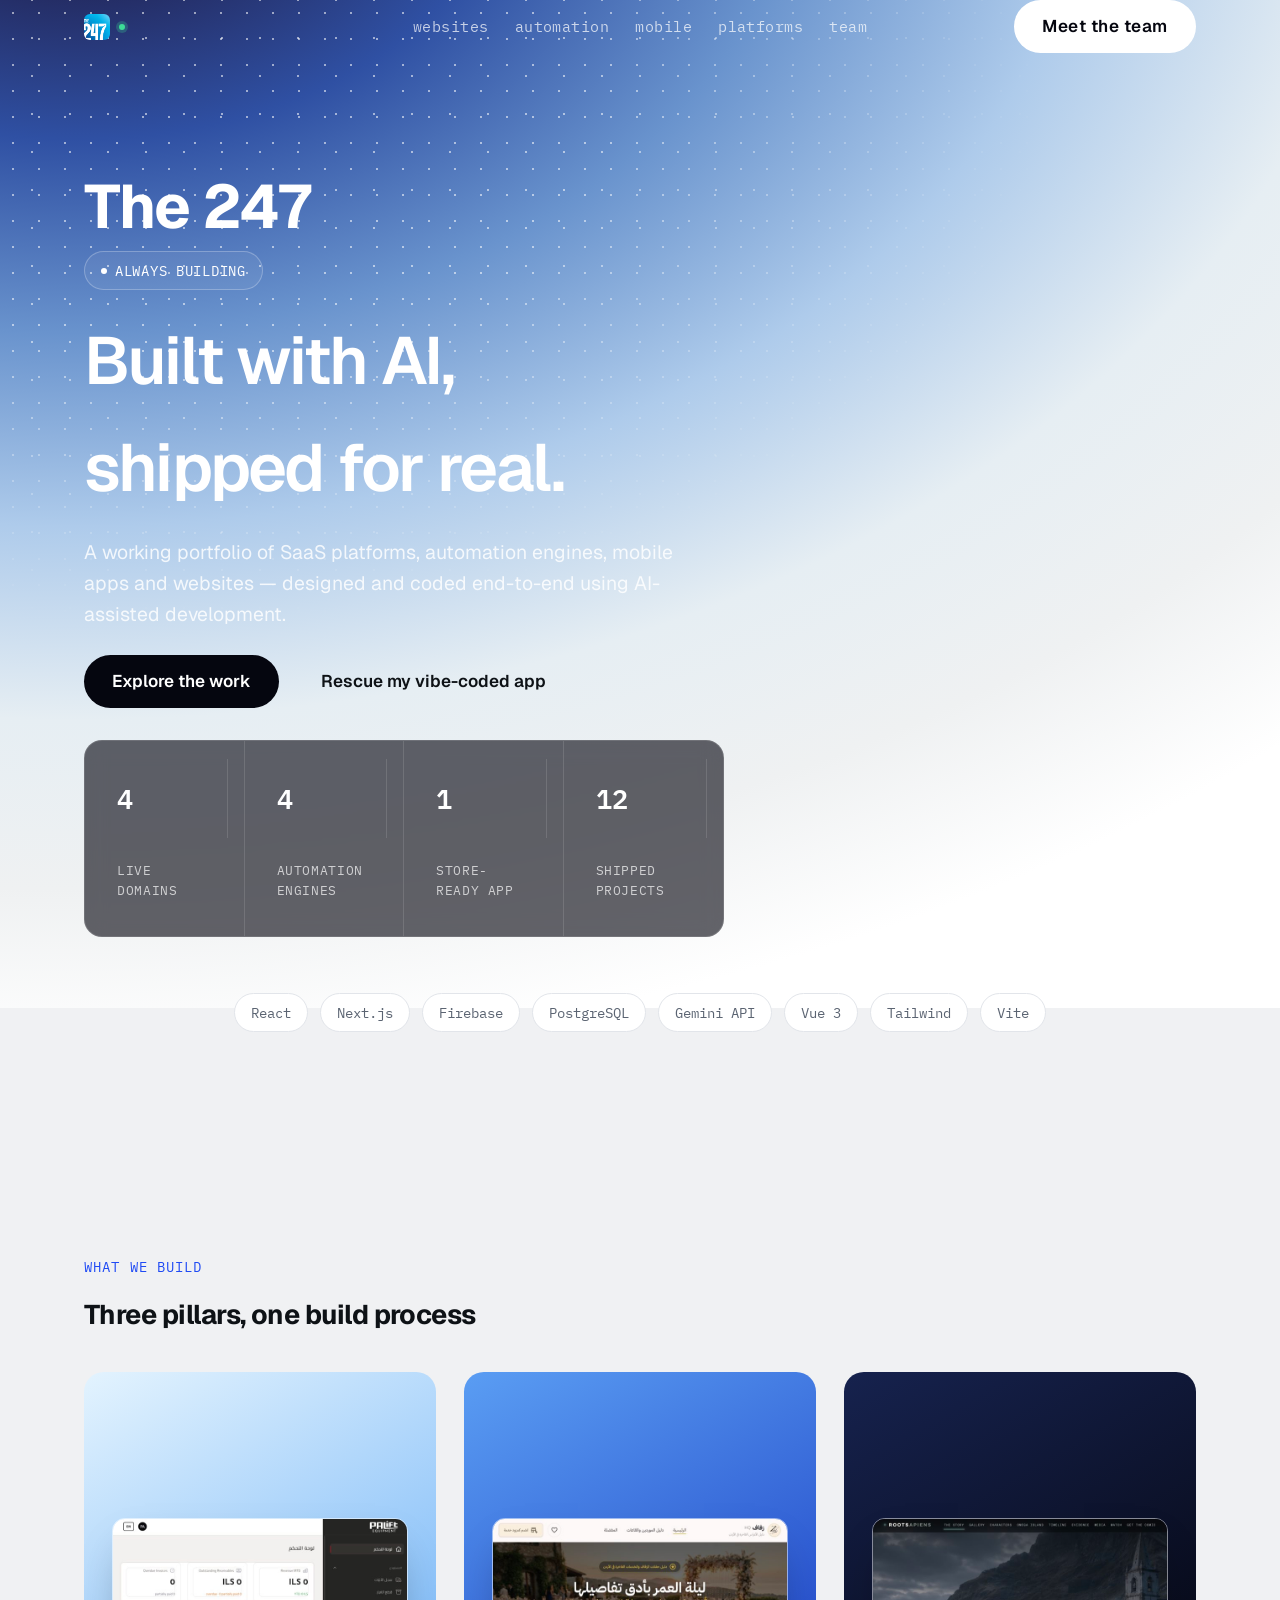
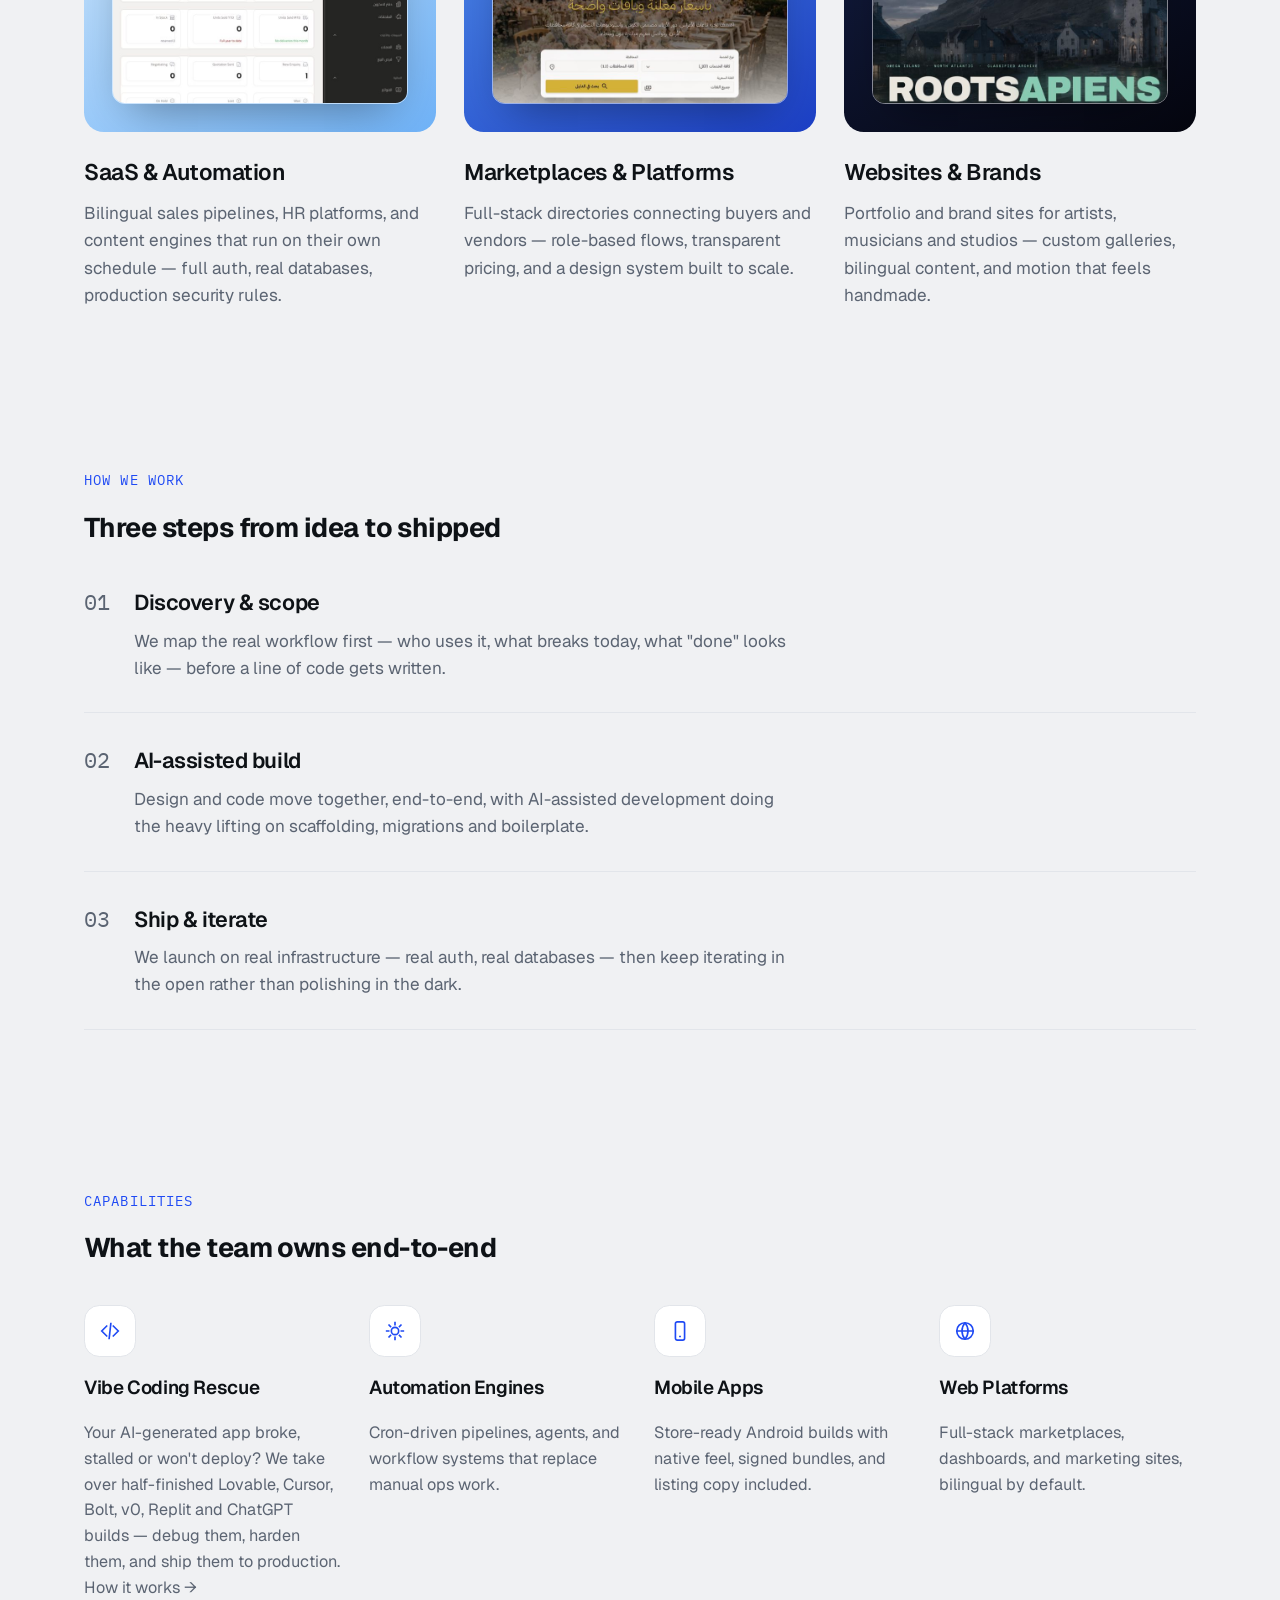
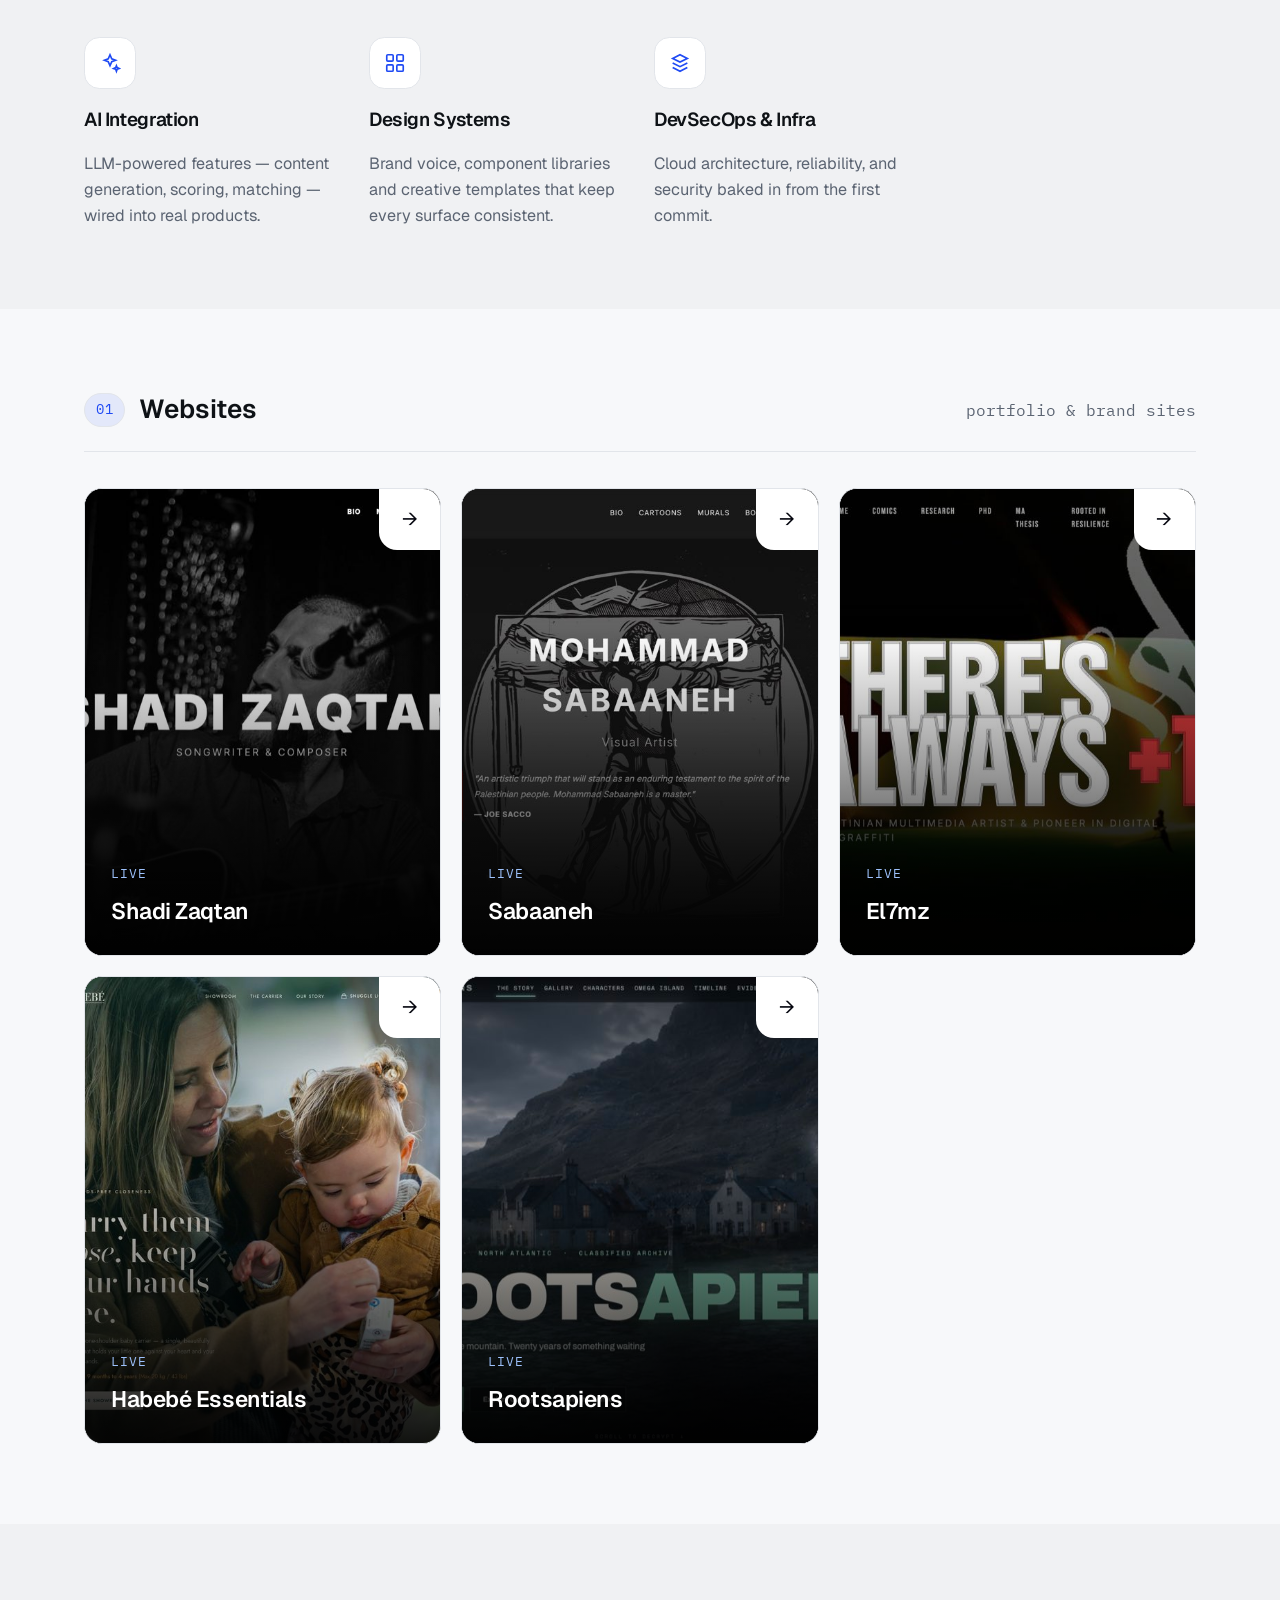
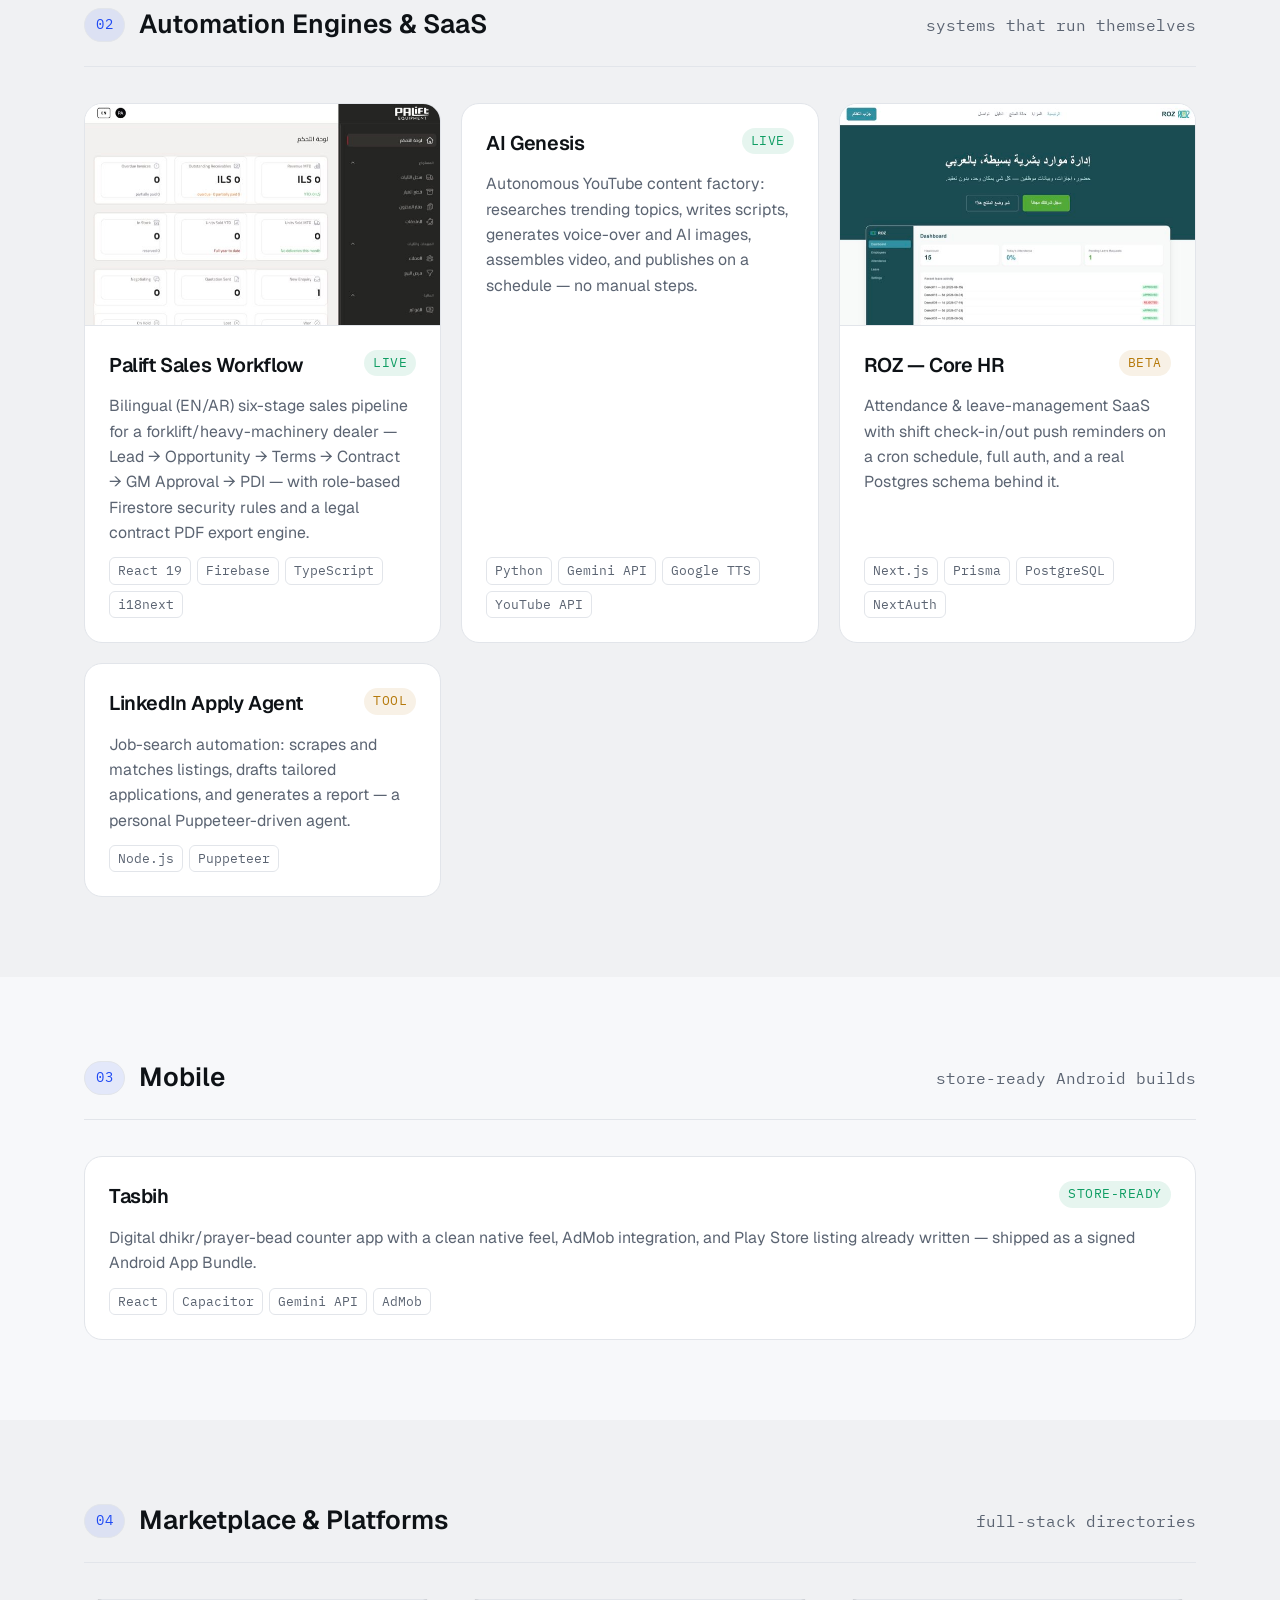
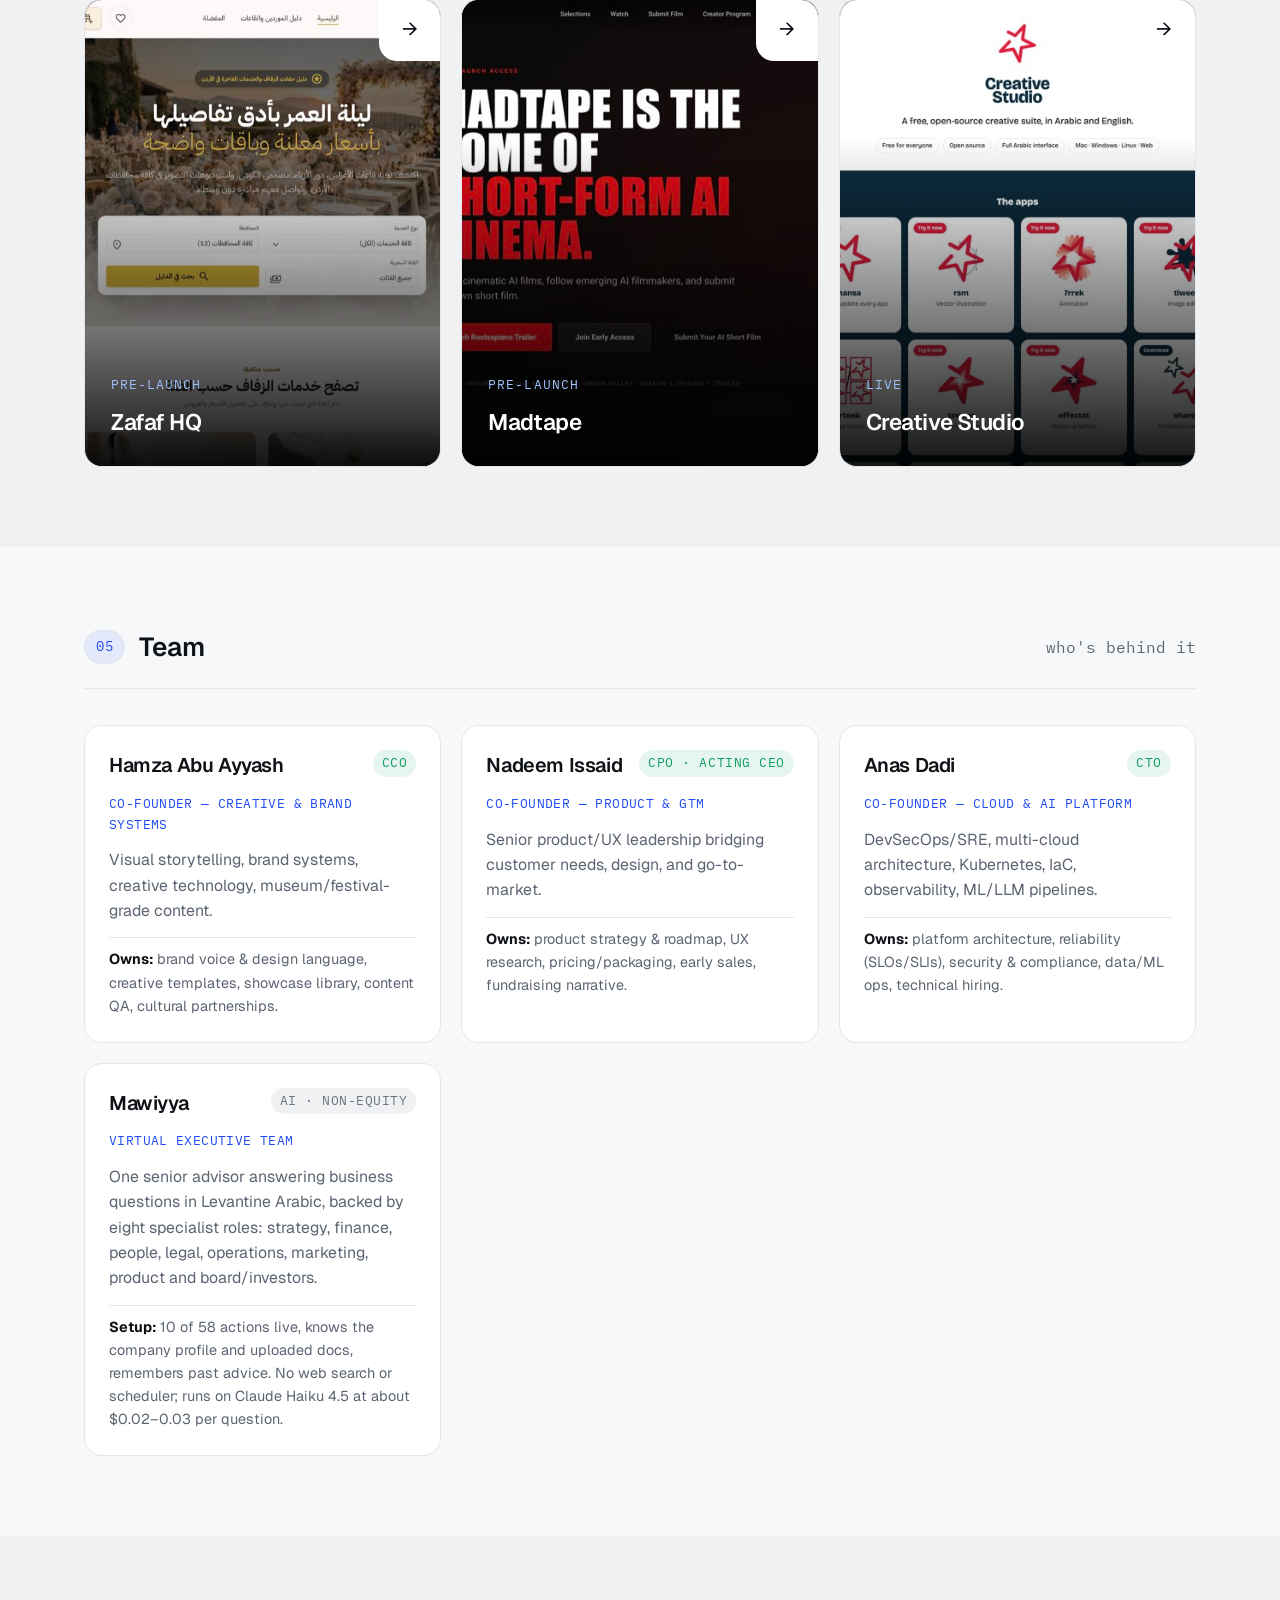
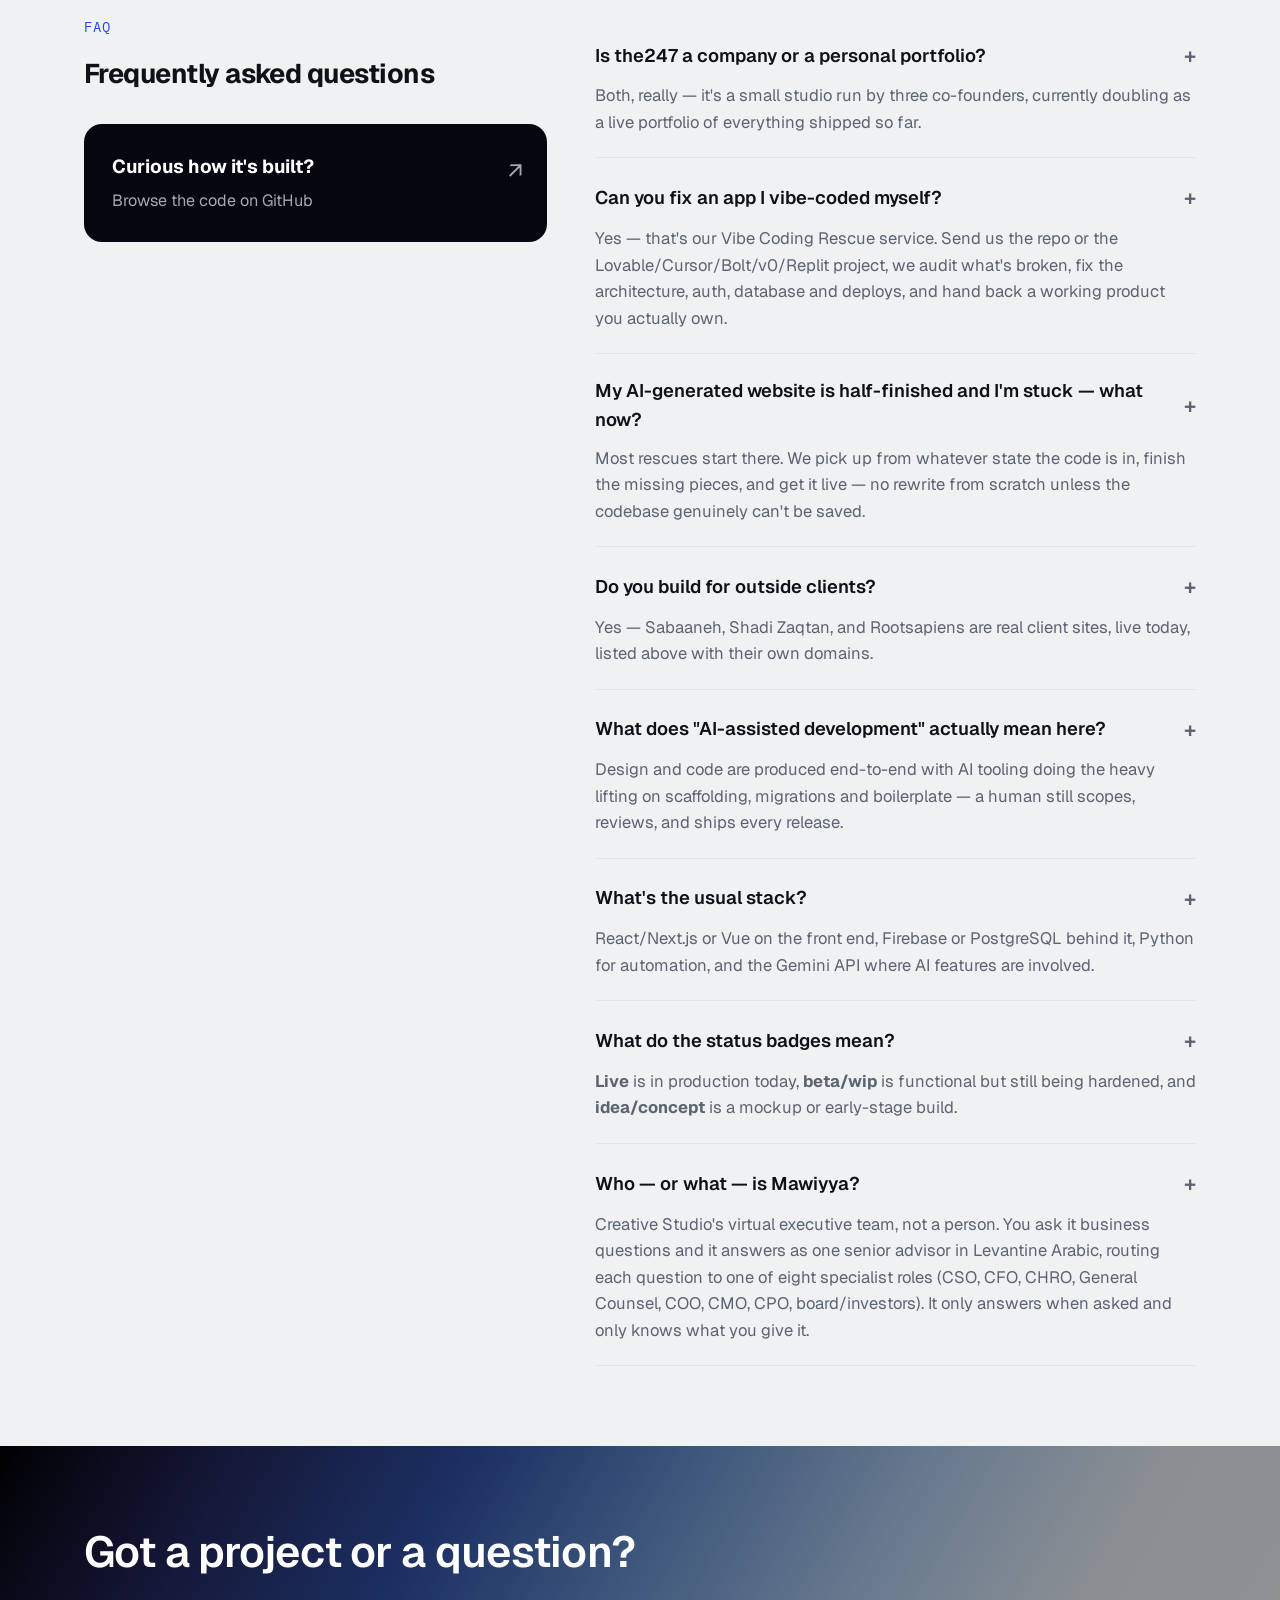
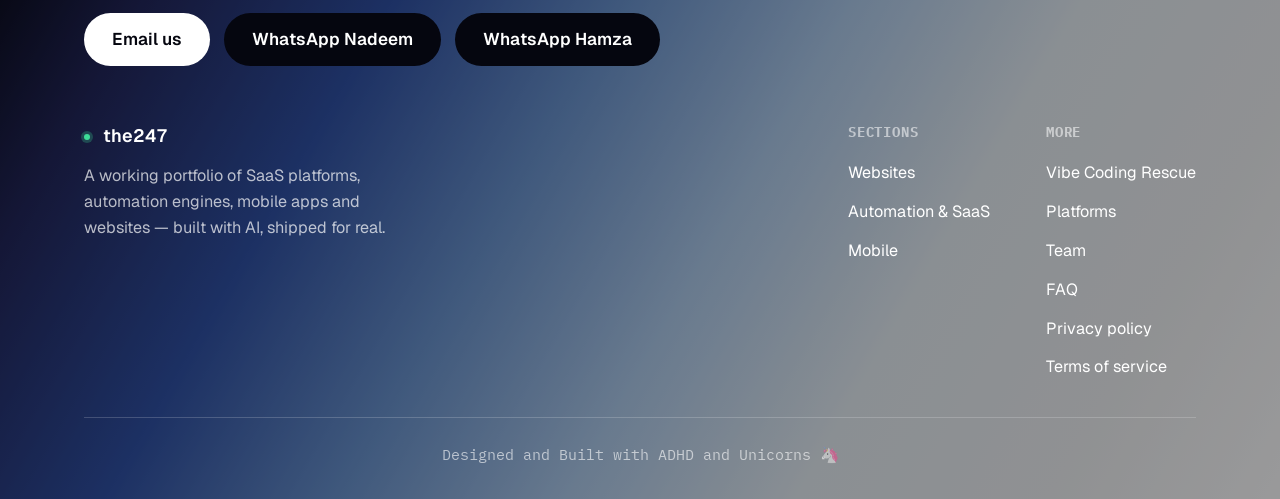
<file: index.html>
<!DOCTYPE html>
<html lang="en">
<head>
<!-- Google tag (gtag.js) -->
<script async src="https://www.googletagmanager.com/gtag/js?id=G-N60B38H68T"></script>
<script>
  window.dataLayer = window.dataLayer || [];
  function gtag(){dataLayer.push(arguments);}
  gtag('js', new Date());

  gtag('config', 'G-N60B38H68T');
</script>
<meta charset="UTF-8">
<meta name="viewport" content="width=device-width, initial-scale=1.0">
<title>The247 | Vibe Coding Rescue &amp; AI-Built SaaS, Automation &amp; Web Studio</title>
<link rel="icon" type="image/png" href="Logo.png">
<link rel="apple-touch-icon" href="Logo.png">
<link rel="canonical" href="https://the-247.com/">
<meta name="robots" content="index, follow, max-image-preview:large">
<meta name="theme-color" content="#1f4af4">
<meta name="author" content="the247">
<meta name="description" content="the247 is a studio building SaaS platforms, automation engines, mobile apps and websites end-to-end with AI-assisted development. We also rescue vibe-coded apps and websites — broken AI-generated projects from Lovable, Cursor, Bolt, v0 or Replit, debugged, finished and shipped to production.">
<meta name="keywords" content="the247, vibe coding rescue, fix vibe coded app, rescue AI generated code, broken Lovable app, fix Cursor project, Bolt app not working, v0 app broken, Replit app fix, AI-assisted development, SaaS studio, automation engine, web development studio, mobile app development, AI development agency, Jordan tech studio">

<!-- Open Graph -->
<meta property="og:type" content="website">
<meta property="og:site_name" content="the247">
<meta property="og:title" content="The247 | Vibe Coding Rescue &amp; AI-Built SaaS, Automation &amp; Web Studio">
<meta property="og:description" content="Vibe coding rescue: we fix and ship broken AI-generated apps. Plus a working portfolio of SaaS platforms, automation engines, mobile apps and websites — designed and coded end-to-end using AI-assisted development.">
<meta property="og:url" content="https://the-247.com/">
<meta property="og:image" content="https://the-247.com/Logo.png">
<meta property="og:locale" content="en_US">

<!-- Twitter -->
<meta name="twitter:card" content="summary">
<meta name="twitter:title" content="The247 | Vibe Coding Rescue &amp; AI-Built SaaS, Automation &amp; Web Studio">
<meta name="twitter:description" content="Vibe coding rescue: we fix and ship broken AI-generated apps. Plus a working portfolio of SaaS platforms, automation engines, mobile apps and websites — designed and coded end-to-end using AI-assisted development.">
<meta name="twitter:image" content="https://the-247.com/Logo.png">

<link rel="preconnect" href="https://fonts.googleapis.com">
<link rel="preconnect" href="https://fonts.gstatic.com" crossorigin>
<link href="https://fonts.googleapis.com/css2?family=Geist:wght@400;500;600;700&family=IBM+Plex+Mono:wght@400;500;600&display=swap" rel="stylesheet">

<script type="application/ld+json">
{
  "@context": "https://schema.org",
  "@type": "Organization",
  "name": "the247",
  "url": "https://the-247.com/",
  "logo": "https://the-247.com/Logo.png",
  "description": "A studio building SaaS platforms, automation engines, mobile apps and websites end-to-end with AI-assisted development.",
  "sameAs": [
    "https://github.com/7mz410",
    "https://madtape.com",
    "https://studio.creative.ps",
    "https://rootsapiens.com",
    "https://sabaaneh.com",
    "https://shadizaqtan.com",
    "https://roz-hr.com",
    "https://el7mz.com",
    "https://habebeessentials.com"
  ],
  "founder": [
    { "@type": "Person", "name": "Hamza Abu Ayyash", "jobTitle": "Co-Founder, Creative & Brand Systems (CCO)" },
    { "@type": "Person", "name": "Nadeem Issaid", "jobTitle": "Co-Founder, Product & GTM (CPO / Acting CEO)" },
    { "@type": "Person", "name": "Anas Dadi", "jobTitle": "Co-Founder, Cloud & AI Platform (CTO)" }
  ],
  "contactPoint": {
    "@type": "ContactPoint",
    "email": "info@el7mz.com",
    "contactType": "customer service"
  },
  "parentOrganization": {
    "@type": "Organization",
    "name": "Creative Corporation",
    "url": "https://creative.ps/",
    "email": "info@creative.ps",
    "telephone": "+97222988880",
    "foundingDate": "2009",
    "address": {
      "@type": "PostalAddress",
      "streetAddress": "Al-Harajah Building, Arab Bank 2nd Floor",
      "addressLocality": "Ramallah",
      "addressCountry": "PS"
    }
  }
}
</script>
<script type="application/ld+json">
{
  "@context": "https://schema.org",
  "@type": "WebSite",
  "name": "the247",
  "url": "https://the-247.com/",
  "description": "A working portfolio of SaaS platforms, automation engines, mobile apps and websites built with AI-assisted development."
}
</script>
<script type="application/ld+json">
{
  "@context": "https://schema.org",
  "@type": "Service",
  "name": "Vibe Coding Rescue",
  "alternateName": ["Fix my vibe coded app", "AI-generated code rescue", "Rescue a broken Lovable / Cursor / Bolt / v0 / Replit project"],
  "serviceType": "Software debugging, completion and deployment of AI-generated applications and websites",
  "description": "the247 takes over broken, stalled or half-finished vibe-coded apps and websites — projects generated with Lovable, Cursor, Bolt, v0, Replit, Windsurf or ChatGPT — audits the codebase, fixes architecture, auth, database and deployment, and ships them to production.",
  "url": "https://the-247.com/vibe-coding-rescue",
  "areaServed": "Worldwide",
  "availableChannel": {
    "@type": "ServiceChannel",
    "serviceUrl": "https://the-247.com/vibe-coding-rescue",
    "servicePhone": "+32494829360"
  },
  "provider": { "@type": "Organization", "name": "the247", "url": "https://the-247.com/" }
}
</script>
<script type="application/ld+json">
{
  "@context": "https://schema.org",
  "@type": "FAQPage",
  "mainEntity": [
    {
      "@type": "Question",
      "name": "Can you fix an app I vibe-coded myself?",
      "acceptedAnswer": { "@type": "Answer", "text": "Yes \u2014 that's our Vibe Coding Rescue service. Send us the repo or the Lovable/Cursor/Bolt/v0/Replit project, we audit what's broken, fix the architecture, auth, database and deploys, and hand back a working product you actually own." }
    },
    {
      "@type": "Question",
      "name": "My AI-generated website is half-finished and I'm stuck \u2014 what now?",
      "acceptedAnswer": { "@type": "Answer", "text": "Most rescues start there. We pick up from whatever state the code is in, finish the missing pieces, and get it live \u2014 no rewrite from scratch unless the codebase genuinely can't be saved." }
    },
    {
      "@type": "Question",
      "name": "What does \"AI-assisted development\" actually mean here?",
      "acceptedAnswer": { "@type": "Answer", "text": "Design and code are produced end-to-end with AI tooling doing the heavy lifting on scaffolding, migrations and boilerplate \u2014 a human still scopes, reviews, and ships every release." }
    }
  ]
}
</script>
<script type="application/ld+json">
{
  "@context": "https://schema.org",
  "@type": "ItemList",
  "name": "the247 shipped projects",
  "itemListElement": [
    {
      "@type": "ListItem", "position": 1,
      "item": {
        "@type": "SoftwareApplication",
        "name": "Palift Sales Workflow",
        "description": "Bilingual (EN/AR) six-stage sales pipeline for a forklift/heavy-machinery dealer — Lead to Opportunity to Terms to Contract to GM Approval to PDI — with role-based Firestore security rules and a legal contract PDF export engine.",
        "applicationCategory": "BusinessApplication",
        "operatingSystem": "Web",
        "url": "https://the-247.com/#automation",
        "creator": { "@type": "Organization", "name": "the247" }
      }
    },
    {
      "@type": "ListItem", "position": 2,
      "item": {
        "@type": "SoftwareApplication",
        "name": "AI Genesis",
        "description": "Autonomous YouTube content factory: researches trending topics, writes scripts, generates voice-over and AI images, assembles video, and publishes on a schedule.",
        "applicationCategory": "MultimediaApplication",
        "operatingSystem": "Web",
        "url": "https://the-247.com/#automation",
        "creator": { "@type": "Organization", "name": "the247" }
      }
    },
    {
      "@type": "ListItem", "position": 3,
      "item": {
        "@type": "SoftwareApplication",
        "name": "ROZ — Core HR",
        "description": "Attendance & leave-management SaaS with shift check-in/out push reminders on a cron schedule, full auth, and a Postgres schema.",
        "applicationCategory": "BusinessApplication",
        "operatingSystem": "Web",
        "url": "https://the-247.com/#automation",
        "creator": { "@type": "Organization", "name": "the247" }
      }
    },
    {
      "@type": "ListItem", "position": 4,
      "item": {
        "@type": "SoftwareApplication",
        "name": "LinkedIn Apply Agent",
        "description": "Job-search automation: scrapes and matches listings, drafts tailored applications, and generates a report.",
        "applicationCategory": "UtilitiesApplication",
        "operatingSystem": "Node.js",
        "url": "https://the-247.com/#automation",
        "creator": { "@type": "Organization", "name": "the247" }
      }
    },
    {
      "@type": "ListItem", "position": 5,
      "item": {
        "@type": "SoftwareApplication",
        "name": "Tasbih",
        "description": "Digital dhikr/prayer-bead counter app with a native feel, AdMob integration, shipped as a signed Android App Bundle.",
        "applicationCategory": "LifestyleApplication",
        "operatingSystem": "Android",
        "url": "https://the-247.com/#mobile",
        "creator": { "@type": "Organization", "name": "the247" }
      }
    },
    {
      "@type": "ListItem", "position": 6,
      "item": {
        "@type": "WebSite",
        "name": "Zafaf HQ",
        "description": "Arabic-language wedding venue & vendor marketplace for Jordan — 150+ venues, transparent pricing, direct WhatsApp contact.",
        "url": "https://7mz410.github.io/ZafafHQ/",
        "creator": { "@type": "Organization", "name": "the247" }
      }
    },
    {
      "@type": "ListItem", "position": 7,
      "item": {
        "@type": "WebSite",
        "name": "Madtape",
        "description": "A watch-and-submit platform for short-form AI-generated films.",
        "url": "https://madtape.com",
        "creator": { "@type": "Organization", "name": "the247" }
      }
    },
    {
      "@type": "ListItem", "position": 8,
      "item": {
        "@type": "WebSite",
        "name": "Rootsapiens",
        "description": "Creative/comics portfolio site with a full image gallery system and custom build pipeline.",
        "url": "https://rootsapiens.com",
        "creator": { "@type": "Organization", "name": "the247" }
      }
    },
    {
      "@type": "ListItem", "position": 9,
      "item": {
        "@type": "WebSite",
        "name": "Sabaaneh",
        "description": "Artist portfolio for illustrator Sabaaneh — books, cartoons, murals and prints galleries with an automated page-generation pipeline.",
        "url": "https://sabaaneh.com",
        "creator": { "@type": "Organization", "name": "the247" }
      }
    },
    {
      "@type": "ListItem", "position": 10,
      "item": {
        "@type": "WebSite",
        "name": "Shadi Zaqtan",
        "description": "Bilingual (EN/AR) artist site for songwriter & composer Shadi Zaqtan, built around music and bio pages.",
        "url": "https://shadizaqtan.com",
        "creator": { "@type": "Organization", "name": "the247" }
      }
    },
    {
      "@type": "ListItem", "position": 11,
      "item": {
        "@type": "WebSite",
        "name": "El7mz",
        "description": "Personal artist & designer portfolio, including a feature on the Rooted in Resilience public art installation in Ghent.",
        "url": "https://el7mz.com/",
        "creator": { "@type": "Organization", "name": "the247" }
      }
    },
    {
      "@type": "ListItem", "position": 12,
      "item": {
        "@type": "WebSite",
        "name": "Habebé Essentials",
        "description": "E-commerce storefront for a premium baby-carrier brand — one-shoulder sling carriers handmade in small batches, with integrated Stripe checkout.",
        "url": "https://habebeessentials.com/",
        "creator": { "@type": "Organization", "name": "the247" }
      }
    },
    {
      "@type": "ListItem", "position": 13,
      "item": {
        "@type": "WebSite",
        "name": "Creative Studio",
        "description": "A free, open-source creative suite in Arabic and English: vector illustration, image editing, animation, video, page layout, presentations and more, for Mac, Windows, Linux and the web.",
        "url": "https://studio.creative.ps/",
        "creator": { "@type": "Organization", "name": "the247" }
      }
    }
  ]
}
</script>
<style>
  :root{
    --bg:#f0f1f3; --card:#ffffff; --card-alt:#f7f8fa; --border:#e2e5ea;
    --text:#0e1216; --muted:#5b6472;
    --accent:#1f4af4; --accent-dim:rgba(31,74,244,.09);
    --navy:#0a1646; --deep:#05060f;
    --ok:#0f9d63; --ok-dim:rgba(15,157,99,.10);
    --wip:#b5790a; --wip-dim:rgba(181,121,10,.10);
    --idea:#6b7280; --idea-dim:rgba(107,114,128,.10);
    --mono:'IBM Plex Mono',ui-monospace,'SF Mono',Menlo,monospace;
    --sans:'Geist','IBM Plex Sans',-apple-system,BlinkMacSystemFont,'Segoe UI',sans-serif;
    --pill:3.75rem;
  }

  *{box-sizing:border-box; margin:0; padding:0;}
  html{scroll-behavior:smooth; font-size:18px;}
  body{
    background:var(--bg); color:var(--text); font-family:var(--sans);
    line-height:1.6; -webkit-font-smoothing:antialiased;
  }
  @media (max-width:480px){ html{font-size:16px;} }
  a{color:inherit; text-decoration:none;}
  .wrap{max-width:1160px; margin:0 auto; padding:0 24px;}
  h1,h2,h3{text-wrap:balance; font-family:var(--sans); letter-spacing:-.02em;}
  ::selection{background:var(--accent-dim); color:var(--text);}

  .btn{
    display:inline-flex; align-items:center; gap:8px; font-family:var(--sans); font-size:.95rem;
    font-weight:600; padding:13px 28px; border-radius:var(--pill); white-space:nowrap;
    transition:transform .3s;
  }
  .btn-dark{ background:var(--deep); color:#fff; }
  .btn-dark:hover{ transform:scale(.96); }
  .btn-light{ background:#fff; color:var(--deep); }
  .btn-light:hover{ transform:scale(.96); }

  /* header — solid dark bar, always legible over both the gradient hero and light sections */
  header{
    position:fixed; top:0; left:0; right:0; z-index:30;
    background:transparent;
    backdrop-filter:none;
    border-bottom:1px solid transparent;
    transition:background .3s, backdrop-filter .3s, border-color .3s;
  }
  header.is-scrolled{
    background:rgba(255,255,255,.001);
    backdrop-filter:blur(14px) saturate(1.1);
    -webkit-backdrop-filter:blur(14px) saturate(1.1);
    border-bottom:1px solid rgba(255,255,255,.14);
  }
  nav{display:grid; grid-template-columns:1fr auto 1fr; align-items:center; padding:14px 24px; gap:20px;}
  nav > .btn{justify-self:end;}
  .logo{display:flex; align-items:center; gap:9px; font-weight:600; color:#fff; justify-self:start;}
  .logo img{height:26px; width:26px; border-radius:6px; display:block;}
  .logo .live{width:6px; height:6px; border-radius:50%; background:#3ddc97; box-shadow:0 0 0 3px rgba(61,220,151,.25);}
  .nav-links{display:flex; align-items:center; gap:26px;}
  nav ul{display:flex; gap:26px; list-style:none;}
  nav a{color:rgba(255,255,255,.72); font-size:.86rem; font-family:var(--mono); letter-spacing:.03em; transition:color .15s;}
  nav a:hover{color:#fff;}
  @media (max-width:760px){ .nav-links ul{display:none;} }

  /* hero — dark-navy-to-light radial gradient bleeding into the page background */
  .hero{position:relative; overflow:hidden; background:var(--bg);}
  .hero-gradient{
    position:absolute; inset:0 0 auto 0; height:56rem; z-index:0;
    background:
      radial-gradient(140% 120% at 6% -15%,
        #010102 0%, #222659 10%, #2f50a3 24%, #6993cd 40%,
        #aecbeb 56%, #e6eef3 72%, #eff1f2 86%, #ffffff 100%);
  }
  .hero-gradient::before, .hero-gradient::after{
    content:''; position:absolute; inset:0;
    mask-image:radial-gradient(ellipse 90% 70% at 15% 10%, #000 35%, transparent 75%);
  }
  .hero-gradient::before{
    background-image:radial-gradient(rgba(255,255,255,.55) 1px, transparent 1.5px);
    background-size:26px 26px;
    animation:twinkleA 3.8s ease-in-out infinite;
  }
  .hero-gradient::after{
    background-image:radial-gradient(rgba(255,255,255,.55) 1px, transparent 1.5px);
    background-size:38px 38px;
    background-position:13px 19px;
    animation:twinkleB 5.6s ease-in-out infinite;
    animation-delay:-2.4s;
  }
  @keyframes twinkleA{ 0%,100%{opacity:0;} 50%{opacity:.6;} }
  @keyframes twinkleB{ 0%,100%{opacity:0;} 50%{opacity:.4;} }
  @media (prefers-reduced-motion: reduce){
    .hero-gradient::before, .hero-gradient::after{ animation:none; opacity:0; }
  }
  .hero-inner{position:relative; z-index:1; max-width:640px; padding:96px 0 48px;}
  .hero-brand{
    color:#fff; font-weight:700; letter-spacing:-.02em;
    font-size:clamp(2.1rem,5vw,3.4rem); line-height:1; margin-bottom:14px;
  }
  .hero-eyebrow{
    font-family:var(--mono); font-size:.8rem; color:#fff; letter-spacing:.05em;
    display:inline-flex; align-items:center; gap:8px; margin-bottom:18px;
    border:1px solid rgba(255,255,255,.25); border-radius:var(--pill); padding:7px 16px;
    background:rgba(255,255,255,.06);
  }
  .hero-eyebrow::before{content:''; width:6px; height:6px; border-radius:50%; background:#fff;}
  .hero h1{ color:#fff; font-size:clamp(2.3rem,5.2vw,3.7rem); font-weight:600; letter-spacing:-.03em; }
  .hero p{ color:rgba(255,255,255,.82); max-width:48ch; margin-top:16px; font-size:1.08rem; }
  .hero-actions{display:flex; flex-wrap:wrap; gap:14px; margin-top:24px;}

  .readout{
    margin-top:32px; display:grid; grid-template-columns:repeat(auto-fit,minmax(140px,1fr));
    border:1px solid rgba(255,255,255,.12); border-radius:1rem; overflow:hidden;
    background:rgba(5,6,15,.62); backdrop-filter:blur(10px);
  }
  .readout div{padding:18px 16px; border-right:1px solid rgba(255,255,255,.12);}
  .readout div:last-child{border-right:none;}
  .readout .n{font-family:var(--mono); font-size:1.5rem; font-weight:600; color:#fff; font-variant-numeric:tabular-nums;}
  .readout .l{font-family:var(--mono); font-size:.7rem; color:rgba(255,255,255,.7); letter-spacing:.05em; margin-top:4px; text-transform:uppercase;}

  /* tech strip */
  .tech-strip{position:relative; z-index:1; padding:8px 24px 64px;}
  .tech-row{display:flex; flex-wrap:wrap; gap:12px; justify-content:center;}
  .tech-pill{
    font-family:var(--mono); font-size:.8rem; color:var(--muted); border:1px solid var(--border);
    background:var(--card); border-radius:var(--pill); padding:7px 16px;
  }

  section{padding:80px 24px;}
  .tagline-heading{display:flex; flex-direction:column; gap:14px; margin-bottom:36px;}
  .tagline{ font-family:var(--mono); font-size:.78rem; color:var(--accent); letter-spacing:.08em; text-transform:uppercase; }
  .section-head h2{font-size:clamp(1.6rem,3vw,2.15rem); font-weight:600;}
  .section-sub{color:var(--muted); font-size:.95rem; max-width:40ch;}

  .section-divider{border-bottom:1px solid var(--border); padding-bottom:20px; margin-bottom:36px; display:flex; align-items:center; gap:14px;}
  .section-tag{
    font-family:var(--mono); font-size:.76rem; color:var(--accent); letter-spacing:.05em;
    background:var(--accent-dim); border:1px solid var(--border); border-radius:var(--pill); padding:5px 11px;
  }
  .section-title{font-size:1.45rem; font-weight:600;}
  .section-note{color:var(--muted); font-size:.9rem; margin-left:auto; font-family:var(--mono);}

  /* 3 gradient pillar tiles */
  .pillars{display:grid; grid-template-columns:repeat(auto-fit,minmax(280px,1fr)); gap:28px;}
  .pillar{display:block; transition:transform .3s;}
  .pillar:hover{transform:translateY(-4px);}
  .pillar-tile{
    border-radius:1.1rem; padding:28px; min-height:20rem; display:flex; align-items:flex-end;
    position:relative; overflow:hidden;
  }
  .pillar-tile.g1{ background:linear-gradient(150deg, #e3f3fe, #6fb2f7); }
  .pillar-tile.g2{ background:linear-gradient(150deg, #5a9df3, #1c3fc4); }
  .pillar-tile.g3{ background:linear-gradient(150deg, #16224e, #05060f); }
  .pillar-frame{
    width:100%; border-radius:.7rem; overflow:hidden; box-shadow:0 20px 44px -18px rgba(0,0,0,.4);
    border:1px solid rgba(255,255,255,.5);
  }
  .pillar-frame img{width:100%; aspect-ratio:16/10; object-fit:cover; object-position:top; display:block;}
  .pillar h3{font-size:1.25rem; font-weight:600; margin-top:22px;}
  .pillar p{color:var(--muted); font-size:.95rem; margin-top:10px;}

  /* process steps */
  .process-list{display:flex; flex-direction:column;}
  .process-step{display:flex; justify-content:space-between; align-items:flex-start; gap:24px; padding:30px 0; border-bottom:1px solid var(--border);}
  .process-step:first-child{padding-top:0;}
  .process-num{font-family:var(--mono); color:var(--muted); font-size:1.2rem; flex-shrink:0;}
  .process-body{flex:1;}
  .process-body h3{font-size:1.2rem; font-weight:600;}
  .process-body p{color:var(--muted); font-size:.95rem; margin-top:8px; max-width:60ch;}

  /* capabilities icon grid */
  .cap-grid{display:grid; grid-template-columns:repeat(auto-fit,minmax(240px,1fr)); gap:36px 28px;}
  .cap{display:flex; flex-direction:column; gap:16px; align-items:flex-start;}
  .cap-icon{
    width:52px; height:52px; border-radius:.85rem; background:var(--card); border:1px solid var(--border);
    display:flex; align-items:center; justify-content:center; color:var(--accent);
  }
  .cap h3{font-size:1.05rem; font-weight:600;}
  .cap p{color:var(--muted); font-size:.9rem;}

  .grid{display:grid; grid-template-columns:repeat(auto-fit,minmax(300px,1fr)); gap:20px;}
  .card{
    background:var(--card); border:1px solid var(--border); border-radius:1rem;
    overflow:hidden; display:flex; flex-direction:column;
    transition:border-color .2s, transform .2s, box-shadow .2s;
  }
  .card:hover{border-color:var(--accent); transform:translateY(-3px); box-shadow:0 18px 40px -22px rgba(31,74,244,.25);}
  .card-thumb{width:100%; aspect-ratio:16/10; object-fit:cover; object-position:top; display:block; border-bottom:1px solid var(--border);}
  .card-body{padding:24px; display:flex; flex-direction:column; gap:12px; flex:1;}
  .card-top{display:flex; justify-content:space-between; align-items:flex-start; gap:10px;}
  .card h3{font-size:1.1rem; font-weight:600;}
  .status{
    font-family:var(--mono); font-size:.72rem; letter-spacing:.04em; text-transform:uppercase;
    padding:3px 9px; border-radius:var(--pill); white-space:nowrap;
  }
  .status.ok{background:var(--ok-dim); color:var(--ok);}
  .status.wip{background:var(--wip-dim); color:var(--wip);}
  .status.idea{background:var(--idea-dim); color:var(--idea);}
  .card p{color:var(--muted); font-size:.88rem;}
  .card p.role{color:var(--accent); font-family:var(--mono); font-size:.72rem; letter-spacing:.03em; text-transform:uppercase;}
  .card p.owns{font-size:.8rem; border-top:1px solid var(--border); padding-top:10px; margin-top:2px;}
  .card p.owns strong{color:var(--text);}
  .stack{display:flex; flex-wrap:wrap; gap:6px; margin-top:auto;}
  .tag{font-family:var(--mono); font-size:.74rem; color:var(--muted); border:1px solid var(--border); border-radius:6px; padding:2px 8px;}
  .card-link{font-family:var(--mono); font-size:.86rem; color:var(--accent); margin-top:2px;}
  .card-link:hover{text-decoration:underline;}

  /* case-study full-bleed cards */
  .cases{display:grid; grid-template-columns:repeat(auto-fit,minmax(300px,1fr)); gap:20px;}
  .case{position:relative; min-height:26rem; border-radius:1rem; overflow:hidden; background:#000; border:1px solid var(--border);}
  .case img{position:absolute; inset:0; width:100%; height:100%; object-fit:cover; z-index:1;}
  .case::after{content:''; position:absolute; inset:auto 0 0; height:70%; z-index:2; background:linear-gradient(to top, rgba(0,0,0,.92), transparent);}
  .case-body{position:absolute; inset:auto 0 0; z-index:3; padding:26px;}
  .case-eyebrow{font-family:var(--mono); font-size:.72rem; letter-spacing:.08em; color:#9dc1fb; text-transform:uppercase;}
  .case h3{font-size:1.25rem; font-weight:600; margin-top:8px; color:#fff;}
  .case-arrow{position:absolute; top:0; right:0; z-index:4; width:3.4rem; height:3.4rem; background:#fff; color:var(--deep); display:flex; align-items:center; justify-content:center; border-radius:0 0 0 1rem; font-size:1.1rem;}

  /* faq */
  .faq-grid{display:grid; grid-template-columns:1fr 1.3fr; gap:48px;}
  @media (max-width:800px){ .faq-grid{grid-template-columns:1fr;} }
  .faq-cta{
    display:block; margin-top:28px; padding:28px; border-radius:1rem; background:var(--deep); color:#fff; position:relative;
  }
  .faq-cta strong{font-size:1.05rem; display:block;}
  .faq-cta span{color:rgba(255,255,255,.65); font-size:.9rem; display:block; margin-top:6px;}
  .faq-cta .arrow{position:absolute; top:24px; right:24px; font-size:1.3rem;}
  .faq-item{border-bottom:1px solid var(--border); padding:22px 0;}
  .faq-q{display:flex; justify-content:space-between; align-items:center; gap:16px; font-weight:600; font-size:1.02rem;}
  .faq-q .plus{color:var(--muted); font-size:1.2rem; flex-shrink:0;}
  .faq-a{color:var(--muted); font-size:.92rem; margin-top:10px; max-width:60ch;}

  /* final CTA + footer merged gradient band */
  footer{position:relative; overflow:hidden; color:#fff; background:var(--deep);}
  .footer-gradient{
    position:absolute; inset:0; z-index:0;
    background:linear-gradient(120deg,
      #010102 0%, #222659 14%, #2f50a3 29%, #6993cd 43%,
      #aecbeb 57%, #e6eef3 71%, #eff1f2 86%, #ffffff 100%);
  }
  .footer-gradient::after{
    content:''; position:absolute; inset:0;
    background:rgba(1,2,4,.4);
  }
  .footer-inner{position:relative; z-index:1; padding:72px 24px 32px;}
  .footer-cta h2{font-size:clamp(1.6rem,3.4vw,2.4rem); font-weight:600; max-width:20ch;}
  .footer-cta{margin-bottom:56px;}
  .footer-cta-buttons{display:flex; flex-wrap:wrap; gap:14px; margin-top:26px;}
  .footer-top{display:flex; flex-wrap:wrap; justify-content:space-between; gap:40px; padding-bottom:36px; border-bottom:1px solid rgba(255,255,255,.18);}
  .footer-brand{display:flex; flex-direction:column; gap:12px; max-width:320px;}
  .footer-brand .logo{color:#fff;}
  .footer-brand p{color:rgba(255,255,255,.7); font-size:.9rem;}
  .footer-links{display:flex; gap:56px; flex-wrap:wrap;}
  .footer-col h4{font-family:var(--mono); font-size:.76rem; color:rgba(255,255,255,.55); letter-spacing:.06em; text-transform:uppercase; margin-bottom:14px;}
  .footer-col ul{list-style:none; display:flex; flex-direction:column; gap:10px;}
  .footer-col a{font-size:.9rem; color:#fff; transition:opacity .15s;}
  .footer-col a:hover{opacity:.7;}
  .footer-bottom{padding-top:24px; text-align:center; color:rgba(255,255,255,.6); font-size:.86rem; font-family:var(--mono);}

  @media (prefers-reduced-motion: reduce){ html{scroll-behavior:auto;} }

  .reveal{opacity:0; transform:translateY(24px); transition:opacity .7s cubic-bezier(.2,.7,.2,1), transform .7s cubic-bezier(.2,.7,.2,1);}
  .reveal.in-view{opacity:1; transform:none;}
  @media (prefers-reduced-motion: reduce){ .reveal, .reveal.in-view{opacity:1; transform:none; transition:none;} }
</style>
</head>
<body>

<header>
  <nav class="wrap">
    <div class="logo"><img src="[data-uri]" alt="The247 logo"><span class="live" title="live"></span></div>
    <div class="nav-links">
      <ul>
        <li><a href="#websites">websites</a></li>
        <li><a href="#automation">automation</a></li>
        <li><a href="#mobile">mobile</a></li>
        <li><a href="#apps">platforms</a></li>
        <li><a href="#team">team</a></li>
      </ul>
    </div>
    <a class="btn btn-light" href="#team">Meet the team</a>
  </nav>
</header>

<section class="hero">
  <div class="hero-gradient"></div>
  <div class="wrap">
  <div class="hero-inner">
    <div class="hero-brand reveal">The 247</div>
    <div class="hero-eyebrow reveal">ALWAYS BUILDING</div>
    <h1 class="reveal">Built with AI, shipped for real.</h1>
    <p class="reveal">A working portfolio of SaaS platforms, automation engines, mobile apps and websites — designed and coded end-to-end using AI-assisted development.</p>
    <div class="hero-actions reveal">
      <a class="btn btn-dark" href="#websites">Explore the work</a>
      <a class="btn" href="/vibe-coding-rescue">Rescue my vibe-coded app</a>
    </div>
    <div class="readout reveal">
      <div><div class="n">4</div><div class="l">live domains</div></div>
      <div><div class="n">4</div><div class="l">automation engines</div></div>
      <div><div class="n">1</div><div class="l">store-ready app</div></div>
      <div><div class="n">12</div><div class="l">shipped projects</div></div>
    </div>
  </div>
  </div>
  <div class="tech-strip wrap">
    <div class="tech-row reveal">
      <span class="tech-pill">React</span>
      <span class="tech-pill">Next.js</span>
      <span class="tech-pill">Firebase</span>
      <span class="tech-pill">PostgreSQL</span>
      <span class="tech-pill">Gemini API</span>
      <span class="tech-pill">Vue 3</span>
      <span class="tech-pill">Tailwind</span>
      <span class="tech-pill">Vite</span>
    </div>
  </div>
</section>

<section id="pillars">
  <div class="wrap">
    <div class="tagline-heading reveal">
      <span class="tagline">What we build</span>
      <h2>Three pillars, one build process</h2>
    </div>
    <div class="pillars">
      <a class="pillar reveal" href="#automation">
        <div class="pillar-tile g1">
          <div class="pillar-frame"><img src="shots/palift.jpg" alt="Palift Sales Workflow screenshot" loading="lazy"></div>
        </div>
        <h3>SaaS &amp; Automation</h3>
        <p>Bilingual sales pipelines, HR platforms, and content engines that run on their own schedule — full auth, real databases, production security rules.</p>
      </a>
      <a class="pillar reveal" href="#apps">
        <div class="pillar-tile g2">
          <div class="pillar-frame"><img src="shots/zafaf.jpg" alt="Zafaf HQ screenshot" loading="lazy"></div>
        </div>
        <h3>Marketplaces &amp; Platforms</h3>
        <p>Full-stack directories connecting buyers and vendors — role-based flows, transparent pricing, and a design system built to scale.</p>
      </a>
      <a class="pillar reveal" href="#websites">
        <div class="pillar-tile g3">
          <div class="pillar-frame"><img src="shots/rootsapiens.jpg" alt="Rootsapiens screenshot" loading="lazy"></div>
        </div>
        <h3>Websites &amp; Brands</h3>
        <p>Portfolio and brand sites for artists, musicians and studios — custom galleries, bilingual content, and motion that feels handmade.</p>
      </a>
    </div>
  </div>
</section>

<section id="process">
  <div class="wrap">
    <div class="tagline-heading reveal">
      <span class="tagline">How we work</span>
      <h2>Three steps from idea to shipped</h2>
    </div>
    <div class="process-list">
      <div class="process-step reveal">
        <div class="process-num">01</div>
        <div class="process-body">
          <h3>Discovery &amp; scope</h3>
          <p>We map the real workflow first — who uses it, what breaks today, what "done" looks like — before a line of code gets written.</p>
        </div>
      </div>
      <div class="process-step reveal">
        <div class="process-num">02</div>
        <div class="process-body">
          <h3>AI-assisted build</h3>
          <p>Design and code move together, end-to-end, with AI-assisted development doing the heavy lifting on scaffolding, migrations and boilerplate.</p>
        </div>
      </div>
      <div class="process-step reveal">
        <div class="process-num">03</div>
        <div class="process-body">
          <h3>Ship &amp; iterate</h3>
          <p>We launch on real infrastructure — real auth, real databases — then keep iterating in the open rather than polishing in the dark.</p>
        </div>
      </div>
    </div>
  </div>
</section>

<section id="capabilities">
  <div class="wrap">
    <div class="tagline-heading reveal">
      <span class="tagline">Capabilities</span>
      <h2>What the team owns end-to-end</h2>
    </div>
    <div class="cap-grid">
      <div class="cap reveal" id="vibe-coding-rescue">
        <div class="cap-icon"><svg width="22" height="22" viewBox="0 0 24 24" fill="none" stroke="currentColor" stroke-width="1.8"><path d="M9 18l-6-6 6-6M15 6l6 6-6 6"/><path d="M13 3l-2 18"/></svg></div>
        <h3>Vibe Coding Rescue</h3>
        <p>Your AI-generated app broke, stalled or won't deploy? We take over half-finished Lovable, Cursor, Bolt, v0, Replit and ChatGPT builds — debug them, harden them, and ship them to production. <a href="/vibe-coding-rescue">How it works &rarr;</a></p>
      </div>
      <div class="cap reveal">
        <div class="cap-icon"><svg width="22" height="22" viewBox="0 0 24 24" fill="none" stroke="currentColor" stroke-width="1.8"><path d="M12 2v4M12 18v4M4.9 4.9l2.8 2.8M16.3 16.3l2.8 2.8M2 12h4M18 12h4M4.9 19.1l2.8-2.8M16.3 7.7l2.8-2.8"/><circle cx="12" cy="12" r="4"/></svg></div>
        <h3>Automation Engines</h3>
        <p>Cron-driven pipelines, agents, and workflow systems that replace manual ops work.</p>
      </div>
      <div class="cap reveal">
        <div class="cap-icon"><svg width="22" height="22" viewBox="0 0 24 24" fill="none" stroke="currentColor" stroke-width="1.8"><rect x="7" y="2" width="10" height="20" rx="2"/><path d="M11 18h2"/></svg></div>
        <h3>Mobile Apps</h3>
        <p>Store-ready Android builds with native feel, signed bundles, and listing copy included.</p>
      </div>
      <div class="cap reveal">
        <div class="cap-icon"><svg width="22" height="22" viewBox="0 0 24 24" fill="none" stroke="currentColor" stroke-width="1.8"><circle cx="12" cy="12" r="9"/><path d="M3 12h18M12 3a14 14 0 0 1 0 18M12 3a14 14 0 0 0 0 18"/></svg></div>
        <h3>Web Platforms</h3>
        <p>Full-stack marketplaces, dashboards, and marketing sites, bilingual by default.</p>
      </div>
      <div class="cap reveal">
        <div class="cap-icon"><svg width="22" height="22" viewBox="0 0 24 24" fill="none" stroke="currentColor" stroke-width="1.8"><path d="M12 3l1.9 4.5L18 9l-4.1 1.5L12 15l-1.9-4.5L6 9l4.1-1.5L12 3z"/><path d="M19 15l.8 1.9L22 18l-2.2.7L19 21l-.8-2.3L16 18l2.2-1.1L19 15z"/></svg></div>
        <h3>AI Integration</h3>
        <p>LLM-powered features — content generation, scoring, matching — wired into real products.</p>
      </div>
      <div class="cap reveal">
        <div class="cap-icon"><svg width="22" height="22" viewBox="0 0 24 24" fill="none" stroke="currentColor" stroke-width="1.8"><rect x="3" y="3" width="7" height="7" rx="1.2"/><rect x="14" y="3" width="7" height="7" rx="1.2"/><rect x="3" y="14" width="7" height="7" rx="1.2"/><rect x="14" y="14" width="7" height="7" rx="1.2"/></svg></div>
        <h3>Design Systems</h3>
        <p>Brand voice, component libraries and creative templates that keep every surface consistent.</p>
      </div>
      <div class="cap reveal">
        <div class="cap-icon"><svg width="22" height="22" viewBox="0 0 24 24" fill="none" stroke="currentColor" stroke-width="1.8"><path d="M4 7l8-4 8 4-8 4-8-4z"/><path d="M4 12l8 4 8-4M4 17l8 4 8-4"/></svg></div>
        <h3>DevSecOps &amp; Infra</h3>
        <p>Cloud architecture, reliability, and security baked in from the first commit.</p>
      </div>
    </div>
  </div>
</section>

<section id="websites" style="background:var(--card-alt);">
  <div class="wrap">
    <div class="section-divider reveal">
      <span class="section-tag">01</span>
      <span class="section-title">Websites</span>
      <span class="section-note">portfolio &amp; brand sites</span>
    </div>
    <div class="cases">
      <a class="case reveal" href="https://shadizaqtan.com" target="_blank" rel="noopener">
        <img src="shots/shadi.jpg" alt="Shadi Zaqtan screenshot" loading="lazy">
        <div class="case-arrow">→</div>
        <div class="case-body"><div class="case-eyebrow">live</div><h3>Shadi Zaqtan</h3></div>
      </a>
      <a class="case reveal" href="https://sabaaneh.com" target="_blank" rel="noopener">
        <img src="shots/sabaaneh.jpg" alt="Sabaaneh screenshot" loading="lazy">
        <div class="case-arrow">→</div>
        <div class="case-body"><div class="case-eyebrow">live</div><h3>Sabaaneh</h3></div>
      </a>
      <a class="case reveal" href="https://el7mz.com/" target="_blank" rel="noopener">
        <img src="shots/el7mz.jpg" alt="El7mz screenshot" loading="lazy">
        <div class="case-arrow">→</div>
        <div class="case-body"><div class="case-eyebrow">live</div><h3>El7mz</h3></div>
      </a>
      <a class="case reveal" href="https://habebeessentials.com/" target="_blank" rel="noopener">
        <img src="shots/habebee.jpg" alt="Habebé Essentials screenshot" loading="lazy">
        <div class="case-arrow">→</div>
        <div class="case-body"><div class="case-eyebrow">live</div><h3>Habebé Essentials</h3></div>
      </a>
      <a class="case reveal" href="https://rootsapiens.com" target="_blank" rel="noopener">
        <img src="shots/rootsapiens.jpg" alt="Rootsapiens screenshot" loading="lazy">
        <div class="case-arrow">→</div>
        <div class="case-body"><div class="case-eyebrow">live</div><h3>Rootsapiens</h3></div>
      </a>
    </div>
  </div>
</section>

<section id="automation">
  <div class="wrap">
    <div class="section-divider reveal">
      <span class="section-tag">02</span>
      <span class="section-title">Automation Engines &amp; SaaS</span>
      <span class="section-note">systems that run themselves</span>
    </div>
    <div class="grid">

      <div class="card reveal">
        <img class="card-thumb" src="shots/palift.jpg" alt="Palift Sales Workflow screenshot" loading="lazy">
        <div class="card-body">
        <div class="card-top"><h3>Palift Sales Workflow</h3><span class="status ok">live</span></div>
        <p>Bilingual (EN/AR) six-stage sales pipeline for a forklift/heavy-machinery dealer — Lead → Opportunity → Terms → Contract → GM Approval → PDI — with role-based Firestore security rules and a legal contract PDF export engine.</p>
        <div class="stack"><span class="tag">React 19</span><span class="tag">Firebase</span><span class="tag">TypeScript</span><span class="tag">i18next</span></div>
        </div>
      </div>
      <div class="card reveal">
        <div class="card-body">
        <div class="card-top"><h3>AI Genesis</h3><span class="status ok">live</span></div>
        <p>Autonomous YouTube content factory: researches trending topics, writes scripts, generates voice-over and AI images, assembles video, and publishes on a schedule — no manual steps.</p>
        <div class="stack"><span class="tag">Python</span><span class="tag">Gemini API</span><span class="tag">Google TTS</span><span class="tag">YouTube API</span></div>
        </div>
      </div>
      <div class="card reveal">
        <img class="card-thumb" src="shots/roz.jpg" alt="ROZ — Core HR screenshot" loading="lazy">
        <div class="card-body">
        <div class="card-top"><h3>ROZ — Core HR</h3><span class="status wip">beta</span></div>
        <p>Attendance &amp; leave-management SaaS with shift check-in/out push reminders on a cron schedule, full auth, and a real Postgres schema behind it.</p>
        <div class="stack"><span class="tag">Next.js</span><span class="tag">Prisma</span><span class="tag">PostgreSQL</span><span class="tag">NextAuth</span></div>
        </div>
      </div>
      <div class="card reveal">
        <div class="card-body">
        <div class="card-top"><h3>LinkedIn Apply Agent</h3><span class="status wip">tool</span></div>
        <p>Job-search automation: scrapes and matches listings, drafts tailored applications, and generates a report — a personal Puppeteer-driven agent.</p>
        <div class="stack"><span class="tag">Node.js</span><span class="tag">Puppeteer</span></div>
        </div>
      </div>
    </div>
  </div>
</section>

<section id="mobile" style="background:var(--card-alt);">
  <div class="wrap">
    <div class="section-divider reveal">
      <span class="section-tag">03</span>
      <span class="section-title">Mobile</span>
      <span class="section-note">store-ready Android builds</span>
    </div>
    <div class="grid">
      <div class="card reveal">
        <div class="card-body">
        <div class="card-top"><h3>Tasbih</h3><span class="status ok">store-ready</span></div>
        <p>Digital dhikr/prayer-bead counter app with a clean native feel, AdMob integration, and Play Store listing already written — shipped as a signed Android App Bundle.</p>
        <div class="stack"><span class="tag">React</span><span class="tag">Capacitor</span><span class="tag">Gemini API</span><span class="tag">AdMob</span></div>
        </div>
      </div>
    </div>
  </div>
</section>

<section id="apps">
  <div class="wrap">
    <div class="section-divider reveal">
      <span class="section-tag">04</span>
      <span class="section-title">Marketplace &amp; Platforms</span>
      <span class="section-note">full-stack directories</span>
    </div>
    <div class="cases">
      <a class="case reveal" href="https://7mz410.github.io/ZafafHQ/" target="_blank" rel="noopener">
        <img src="shots/zafaf.jpg" alt="Zafaf HQ screenshot" loading="lazy">
        <div class="case-arrow">→</div>
        <div class="case-body"><div class="case-eyebrow">pre-launch</div><h3>Zafaf HQ</h3></div>
      </a>
      <a class="case reveal" href="https://madtape.com" target="_blank" rel="noopener">
        <img src="shots/madtape.jpg" alt="Madtape screenshot" loading="lazy">
        <div class="case-arrow">→</div>
        <div class="case-body"><div class="case-eyebrow">pre-launch</div><h3>Madtape</h3></div>
      </a>
      <a class="case reveal" href="https://studio.creative.ps/" target="_blank" rel="noopener">
        <img src="shots/creative-studio.jpg" alt="Creative Studio screenshot" loading="lazy">
        <div class="case-arrow">→</div>
        <div class="case-body"><div class="case-eyebrow">live</div><h3>Creative Studio</h3></div>
      </a>
    </div>
  </div>
</section>

<section id="team" style="background:var(--card-alt);">
  <div class="wrap">
    <div class="section-divider reveal">
      <span class="section-tag">05</span>
      <span class="section-title">Team</span>
      <span class="section-note">who's behind it</span>
    </div>
    <div class="grid">
      <div class="card reveal">
        <div class="card-body">
        <div class="card-top"><h3>Hamza Abu Ayyash</h3><span class="status ok">CCO</span></div>
        <p class="role">Co-Founder — Creative &amp; Brand Systems</p>
        <p>Visual storytelling, brand systems, creative technology, museum/festival-grade content.</p>
        <p class="owns"><strong>Owns:</strong> brand voice &amp; design language, creative templates, showcase library, content QA, cultural partnerships.</p>
        </div>
      </div>
      <div class="card reveal">
        <div class="card-body">
        <div class="card-top"><h3>Nadeem Issaid</h3><span class="status ok">CPO · Acting CEO</span></div>
        <p class="role">Co-Founder — Product &amp; GTM</p>
        <p>Senior product/UX leadership bridging customer needs, design, and go-to-market.</p>
        <p class="owns"><strong>Owns:</strong> product strategy &amp; roadmap, UX research, pricing/packaging, early sales, fundraising narrative.</p>
        </div>
      </div>
      <div class="card reveal">
        <div class="card-body">
        <div class="card-top"><h3>Anas Dadi</h3><span class="status ok">CTO</span></div>
        <p class="role">Co-Founder — Cloud &amp; AI Platform</p>
        <p>DevSecOps/SRE, multi-cloud architecture, Kubernetes, IaC, observability, ML/LLM pipelines.</p>
        <p class="owns"><strong>Owns:</strong> platform architecture, reliability (SLOs/SLIs), security &amp; compliance, data/ML ops, technical hiring.</p>
        </div>
      </div>
      <div class="card reveal">
        <div class="card-body">
        <div class="card-top"><h3>Mawiyya</h3><span class="status idea">AI · non-equity</span></div>
        <p class="role">Virtual Executive Team</p>
        <p>One senior advisor answering business questions in Levantine Arabic, backed by eight specialist roles: strategy, finance, people, legal, operations, marketing, product and board/investors.</p>
        <p class="owns"><strong>Setup:</strong> 10 of 58 actions live, knows the company profile and uploaded docs, remembers past advice. No web search or scheduler; runs on Claude Haiku 4.5 at about $0.02–0.03 per question.</p>
        </div>
      </div>
    </div>
  </div>
</section>

<section id="faq">
  <div class="wrap">
    <div class="faq-grid">
      <div>
        <div class="tagline-heading reveal" style="margin-bottom:0;">
          <span class="tagline">FAQ</span>
          <h2>Frequently asked questions</h2>
        </div>
        <a class="faq-cta reveal" href="https://github.com/7mz410" target="_blank" rel="noopener">
          <strong>Curious how it's built?</strong>
          <span>Browse the code on GitHub</span>
          <span class="arrow">↗</span>
        </a>
      </div>
      <div>
        <div class="faq-item reveal">
          <div class="faq-q">Is the247 a company or a personal portfolio? <span class="plus">+</span></div>
          <div class="faq-a">Both, really — it's a small studio run by three co-founders, currently doubling as a live portfolio of everything shipped so far.</div>
        </div>
        <div class="faq-item reveal">
          <div class="faq-q">Can you fix an app I vibe-coded myself? <span class="plus">+</span></div>
          <div class="faq-a">Yes — that's our Vibe Coding Rescue service. Send us the repo or the Lovable/Cursor/Bolt/v0/Replit project, we audit what's broken, fix the architecture, auth, database and deploys, and hand back a working product you actually own.</div>
        </div>
        <div class="faq-item reveal">
          <div class="faq-q">My AI-generated website is half-finished and I'm stuck — what now? <span class="plus">+</span></div>
          <div class="faq-a">Most rescues start there. We pick up from whatever state the code is in, finish the missing pieces, and get it live — no rewrite from scratch unless the codebase genuinely can't be saved.</div>
        </div>
        <div class="faq-item reveal">
          <div class="faq-q">Do you build for outside clients? <span class="plus">+</span></div>
          <div class="faq-a">Yes — Sabaaneh, Shadi Zaqtan, and Rootsapiens are real client sites, live today, listed above with their own domains.</div>
        </div>
        <div class="faq-item reveal">
          <div class="faq-q">What does "AI-assisted development" actually mean here? <span class="plus">+</span></div>
          <div class="faq-a">Design and code are produced end-to-end with AI tooling doing the heavy lifting on scaffolding, migrations and boilerplate — a human still scopes, reviews, and ships every release.</div>
        </div>
        <div class="faq-item reveal">
          <div class="faq-q">What's the usual stack? <span class="plus">+</span></div>
          <div class="faq-a">React/Next.js or Vue on the front end, Firebase or PostgreSQL behind it, Python for automation, and the Gemini API where AI features are involved.</div>
        </div>
        <div class="faq-item reveal">
          <div class="faq-q">What do the status badges mean? <span class="plus">+</span></div>
          <div class="faq-a"><strong>Live</strong> is in production today, <strong>beta/wip</strong> is functional but still being hardened, and <strong>idea/concept</strong> is a mockup or early-stage build.</div>
        </div>
        <div class="faq-item reveal">
          <div class="faq-q">Who — or what — is Mawiyya? <span class="plus">+</span></div>
          <div class="faq-a">Creative Studio's virtual executive team, not a person. You ask it business questions and it answers as one senior advisor in Levantine Arabic, routing each question to one of eight specialist roles (CSO, CFO, CHRO, General Counsel, COO, CMO, CPO, board/investors). It only answers when asked and only knows what you give it.</div>
        </div>
      </div>
    </div>
  </div>
</section>

<footer>
  <div class="footer-gradient"></div>
  <div class="wrap footer-inner">
    <div class="footer-cta reveal">
      <h2>Got a project or a question?</h2>
      <div class="footer-cta-buttons">
        <a class="btn btn-light" href="mailto:info@el7mz.com">Email us</a>
        <a class="btn btn-dark" href="https://wa.me/32494829360" target="_blank" rel="noopener">WhatsApp Nadeem</a>
        <a class="btn btn-dark" href="https://wa.me/32498459299" target="_blank" rel="noopener">WhatsApp Hamza</a>
      </div>
    </div>
    <div class="footer-top">
      <div class="footer-brand">
        <div class="logo"><span class="live"></span>&nbsp;the247</div>
        <p>A working portfolio of SaaS platforms, automation engines, mobile apps and websites — built with AI, shipped for real.</p>
      </div>
      <div class="footer-links">
        <div class="footer-col">
          <h4>Sections</h4>
          <ul>
            <li><a href="#websites">Websites</a></li>
            <li><a href="#automation">Automation &amp; SaaS</a></li>
            <li><a href="#mobile">Mobile</a></li>
          </ul>
        </div>
        <div class="footer-col">
          <h4>More</h4>
          <ul>
            <li><a href="/vibe-coding-rescue">Vibe Coding Rescue</a></li>
            <li><a href="#apps">Platforms</a></li>
            <li><a href="#team">Team</a></li>
            <li><a href="#faq">FAQ</a></li>
            <li><a href="/privacy">Privacy policy</a></li>
            <li><a href="/terms">Terms of service</a></li>
          </ul>
        </div>
      </div>
    </div>
    <div class="footer-bottom">
      Designed and Built with ADHD and Unicorns 🦄
    </div>
  </div>
</footer>

<script>
  var header = document.querySelector('header');
  function onScrollHeader(){
    header.classList.toggle('is-scrolled', window.scrollY > 40);
  }
  onScrollHeader();
  window.addEventListener('scroll', onScrollHeader, { passive: true });

  var reduced = window.matchMedia('(prefers-reduced-motion: reduce)').matches;
  if (!reduced && 'IntersectionObserver' in window) {
    document.querySelectorAll('.grid, .pillars, .cases, .cap-grid, .process-list, .tech-row').forEach(function(grid){
      Array.prototype.forEach.call(grid.querySelectorAll('.reveal'), function(el, i){
        el.style.transitionDelay = Math.min(i * 70, 350) + 'ms';
      });
    });
    var io = new IntersectionObserver(function(entries){
      entries.forEach(function(entry){
        if (entry.isIntersecting) {
          entry.target.classList.add('in-view');
          io.unobserve(entry.target);
        }
      });
    }, { threshold: 0.15, rootMargin: '0px 0px -40px 0px' });
    document.querySelectorAll('.reveal').forEach(function(el){ io.observe(el); });
  } else {
    document.querySelectorAll('.reveal').forEach(function(el){ el.classList.add('in-view'); });
  }
</script>
</body>
</html>
</file>
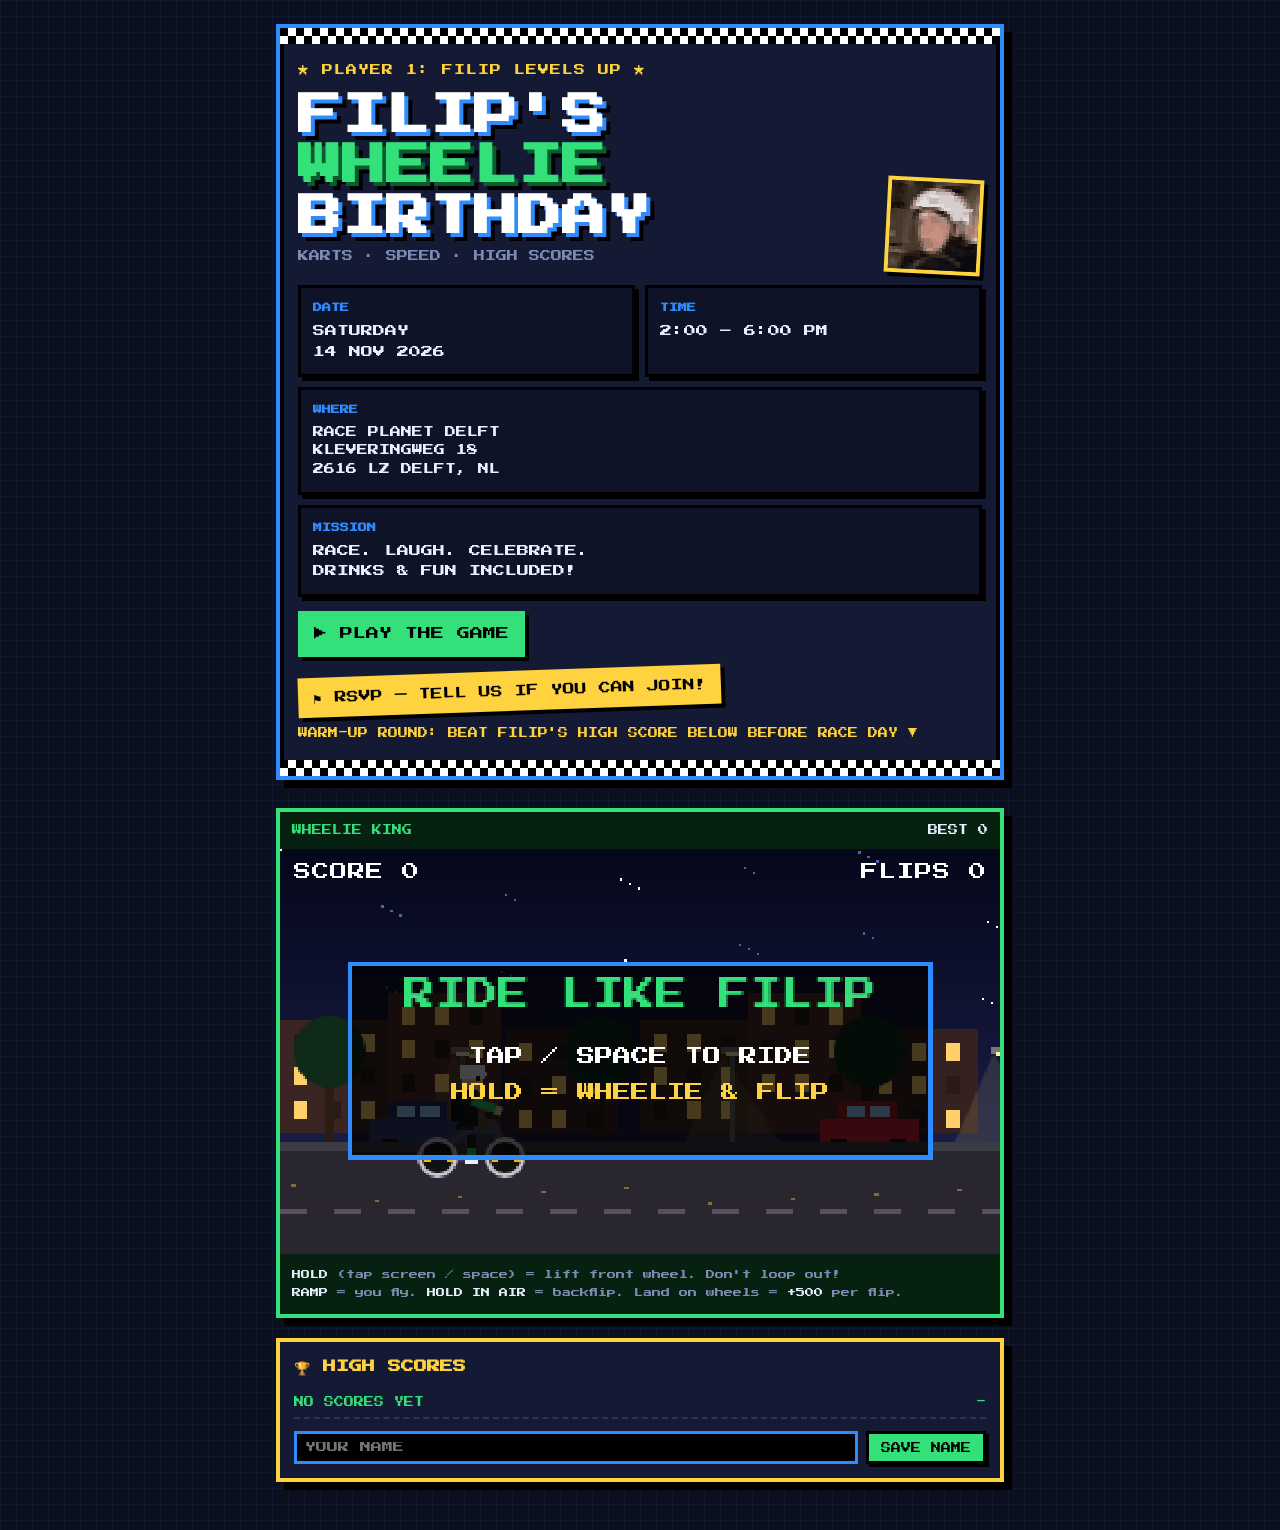
<file: filip-wheelie-party.html>
<!doctype html>
<html lang="en">
<head>
<meta charset="utf-8">
<meta name="viewport" content="width=device-width,initial-scale=1">
<meta name="robots" content="noindex, nofollow">
<title>Filip's Wheelie Party</title>
<link href="https://fonts.googleapis.com/css2?family=Press+Start+2P&display=swap" rel="stylesheet">
<style>
:root{--bg:#0b0f1e;--panel:#141a33;--ink:#e8f0ff;--blue:#2f8cff;--green:#34e07a;--yellow:#ffd23f;--red:#ff4d5e;--dim:#7d8bb5}
:root[data-theme="light"]{--bg:#0b0f1e}
@media (prefers-color-scheme: dark){:root:not([data-theme="light"]){--bg:#0b0f1e}}
:root[data-theme="dark"]{--bg:#0b0f1e}
*{box-sizing:border-box;margin:0;padding:0}
body{background:var(--bg);color:var(--ink);font-family:'Press Start 2P',monospace;line-height:1.7;
 background-image:linear-gradient(rgba(47,140,255,.07) 1px,transparent 1px),linear-gradient(90deg,rgba(47,140,255,.07) 1px,transparent 1px);background-size:16px 16px}
.wrap{max-width:760px;margin:0 auto;padding:24px 16px 48px}
.poster{border:4px solid var(--blue);box-shadow:8px 8px 0 #000,0 0 0 4px #000 inset;background:var(--panel);padding:22px 18px;position:relative;overflow:hidden}
.flag{height:16px;background:repeating-conic-gradient(#fff 0 25%,#000 0 50%) 0 0/16px 16px;margin:-22px -18px 18px}
.flag.b{margin:18px -18px -22px}
.kick{color:var(--yellow);font-size:11px;letter-spacing:1px}
h1{font-size:clamp(24px,7vw,44px);line-height:1.15;margin:10px 0 6px;color:#fff;text-shadow:4px 4px 0 var(--blue),8px 8px 0 #000}
h1 span{color:var(--green);text-shadow:4px 4px 0 #0a5c2e,8px 8px 0 #000}
.pface{float:right;width:96px;height:96px;image-rendering:pixelated;border:4px solid var(--yellow);box-shadow:4px 4px 0 #000;margin:-70px 0 8px 10px;transform:rotate(3deg)}
.sub{font-size:11px;color:var(--dim);margin-bottom:18px}
.grid{display:grid;grid-template-columns:1fr 1fr;gap:10px}
.cell{border:3px solid #000;background:#0e1328;padding:12px;box-shadow:4px 4px 0 #000}
.cell b{display:block;font-size:9px;color:var(--blue);margin-bottom:6px}
.cell p{font-size:12px}
.cell.wide{grid-column:1/-1}
.cell.loc p{font-size:11px}
.note{margin-top:14px;font-size:10px;color:var(--yellow)}
.play{display:inline-block;margin-top:14px;background:var(--green);color:#000;padding:12px 16px;font-size:13px;box-shadow:4px 4px 0 #000;text-decoration:none}
.rsvp{display:inline-block;margin-top:14px;background:var(--yellow);color:#000;padding:10px 14px;font-size:12px;box-shadow:4px 4px 0 #000;transform:rotate(-2deg)}
.gamebox{margin-top:28px;border:4px solid var(--green);box-shadow:8px 8px 0 #000;background:#000}
.gamehead{display:flex;justify-content:space-between;align-items:center;gap:8px;padding:10px 12px;background:#06210f;font-size:10px;flex-wrap:wrap}
.gamehead .t{color:var(--green)}
canvas{display:block;width:100%;aspect-ratio:16/9;image-rendering:pixelated;touch-action:none;cursor:pointer;user-select:none;-webkit-user-select:none}
.how{padding:12px;font-size:9px;color:var(--dim);background:#06210f;line-height:2}
.how em{color:var(--ink);font-style:normal}
.board{margin-top:20px;border:4px solid var(--yellow);background:var(--panel);padding:14px;box-shadow:8px 8px 0 #000}
.board h2{font-size:13px;color:var(--yellow);margin-bottom:10px}
.board ol{list-style:none;font-size:10px}
.board li{display:flex;justify-content:space-between;padding:6px 0;border-bottom:2px dashed #2a335c}
.board li:first-child{color:var(--green)}
.namerow{display:flex;gap:8px;margin-top:12px;flex-wrap:wrap}
input{font-family:inherit;font-size:11px;padding:8px;background:#000;color:#fff;border:3px solid var(--blue);flex:1;min-width:140px;text-transform:uppercase}
button{font-family:inherit;font-size:10px;padding:8px 12px;background:var(--green);color:#000;border:3px solid #000;box-shadow:3px 3px 0 #000;cursor:pointer}
@media (max-width:520px){.grid{grid-template-columns:1fr}.cell.wide{grid-column:auto}}
</style>
</head>
<body>
<div class="wrap">
 <section class="poster">
  <div class="flag"></div>
  <div class="kick">&#9733; PLAYER 1: FILIP LEVELS UP &#9733;</div>
  <h1>FILIP'S<br><span>WHEELIE</span><br>BIRTHDAY</h1>
  <img class="pface" alt="Filip" src="[data-uri]"><div class="sub">KARTS &middot; SPEED &middot; HIGH SCORES</div>
  <div class="grid">
   <div class="cell"><b>DATE</b><p>SATURDAY<br>14 NOV 2026</p></div>
   <div class="cell"><b>TIME</b><p>2:00 &ndash; 6:00 PM</p></div>
   <div class="cell wide loc"><b>WHERE</b><p>RACE PLANET DELFT<br>KLEVERINGWEG 18<br>2616 LZ DELFT, NL</p></div>
   <div class="cell wide"><b>MISSION</b><p>RACE. LAUGH. CELEBRATE.<br>DRINKS &amp; FUN INCLUDED!</p></div>
  </div>
  <a href="#game" class="play">&#9654; PLAY THE GAME</a><br><div class="rsvp">&#9873; RSVP &mdash; TELL US IF YOU CAN JOIN!</div>
  <p class="note">WARM-UP ROUND: BEAT FILIP'S HIGH SCORE BELOW BEFORE RACE DAY &#9660;</p>
  <div class="flag b"></div>
 </section>

 <section class="gamebox" id="game">
  <div class="gamehead"><span class="t">WHEELIE KING</span><span id="hud">BEST 0</span></div>
  <canvas id="c" width="320" height="180" aria-label="Wheelie game"></canvas>
  <div class="how"><em>HOLD</em> (tap screen / space) = lift front wheel. Don't loop out!<br><em>RAMP</em> = you fly. <em>HOLD IN AIR</em> = backflip. Land on wheels = <em>+500</em> per flip.</div>
 </section>

 <section class="board">
  <h2>&#127942; HIGH SCORES</h2>
  <ol id="list"></ol>
  <div class="namerow"><input id="name" maxlength="10" placeholder="YOUR NAME"><button id="save">SAVE NAME</button></div>
 </section>
</div>
<script>
(()=>{
const cv=document.getElementById('c'),g=cv.getContext('2d');g.imageSmoothingEnabled=false;
const W=320,H=180,GY=146;
const store={get(k,d){try{const v=localStorage.getItem(k);return v?JSON.parse(v):d}catch(e){return d}},set(k,v){try{localStorage.setItem(k,JSON.stringify(v))}catch(e){}}};
let scores=store.get('wh_scores',[]),pname=store.get('wh_name','');
const nameIn=document.getElementById('name');nameIn.value=pname;
document.getElementById('save').onclick=()=>{pname=nameIn.value.trim().toUpperCase().slice(0,10);store.set('wh_name',pname);render()};
function render(){const l=document.getElementById('list');l.innerHTML='';
 const s=scores.slice(0,8);if(!s.length){l.innerHTML='<li><span>NO SCORES YET</span><span>-</span></li>'}
 s.forEach((r,i)=>{const li=document.createElement('li');li.innerHTML='<span>'+(i+1)+'. '+r.n.replace(/[<>&]/g,'')+'</span><span>'+r.s+'</span>';l.appendChild(li)});
 document.getElementById('hud').textContent='BEST '+(scores[0]?scores[0].s:0)}
render();


let st='title',hold=false,t=0,dist=0,speed,a,w,y,vy,air,rot,score,flips,ramps,msg,msgT,parts=[],last=0,shake=0;
function reset(){speed=70;a=0;w=0;y=GY;vy=0;air=false;rot=0;score=0;flips=0;ramps=[{x:420}];dist=0;msg='';msgT=0;parts=[]}
reset();
const down=e=>{e.preventDefault&&e.preventDefault();if(st!=='play'){if(st==='over'&&t<0.6)return;reset();st='play';}hold=true};
const up=()=>{hold=false};
cv.addEventListener('pointerdown',down);window.addEventListener('pointerup',up);window.addEventListener('pointercancel',up);
window.addEventListener('keydown',e=>{if(e.code==='Space'||e.code==='ArrowUp'){if(document.activeElement===nameIn)return;e.preventDefault();if(!e.repeat)down(e)}});
window.addEventListener('keyup',e=>{if(e.code==='Space'||e.code==='ArrowUp')up()});

function crash(why){st='over';t=0;shake=0.4;msg=why;
 for(let i=0;i<24;i++)parts.push({x:70,y:y-10,vx:(Math.random()-.5)*120,vy:-Math.random()*120,l:1});
 const s=Math.floor(score);if(s>0){scores.push({n:pname||'PLAYER',s});scores.sort((p,q)=>q.s-p.s);scores=scores.slice(0,20);store.set('wh_scores',scores);render()}}
function pop(m){msg=m;msgT=1.2}
const face=new Image();face.src='[data-uri]';let faceT=0;
function bravo(){faceT=1.6}
function drawFace(cx,cy,sz,label){g.fillStyle='#000';g.fillRect(cx-sz/2-4,cy-sz/2-4,sz+8,sz+8);g.fillStyle='#ffd23f';g.fillRect(cx-sz/2-2,cy-sz/2-2,sz+4,sz+4);
 if(face.complete)g.drawImage(face,cx-sz/2,cy-sz/2,sz,sz);g.fillStyle='#34e07a';g.font='8px "Press Start 2P",monospace';g.textAlign='center';g.fillText(label,cx,cy+sz/2+14)}

function step(dt){t+=dt;
 parts.forEach(p=>{p.x+=p.vx*dt;p.y+=p.vy*dt;p.vy+=300*dt;p.l-=dt});parts=parts.filter(p=>p.l>0);
 if(shake>0)shake-=dt;if(msgT>0)msgT-=dt;if(faceT>0)faceT-=dt;
 if(st!=='play')return;
 speed=Math.min(170,speed+dt*2.2);dist+=speed*dt;
 ramps.forEach(r=>r.x-=speed*dt);
 if(ramps[ramps.length-1].x<W+40)ramps.push({x:ramps[ramps.length-1].x+260+Math.random()*260});
 ramps=ramps.filter(r=>r.x>-60);
 if(!air){
  w+=(hold?3:-5)*dt;w*=0.985;a+=w*dt;
  if(a<=0){a=0;w=Math.max(0,w)}
  if(a>1.45){crash('LOOPED OUT!');return}
  if(a>0.12)score+=dt*(10+a*30);
  score+=dt*2;
  for(const r of ramps){if(!r.hit&&r.x<74&&r.x>40){r.hit=1;air=true;vy=-150-speed*0.35;rot=0;pop('AIR!')}}
 }else{
  vy+=330*dt;y+=vy*dt;
  const wr=hold?7.5:Math.max(0,w*0.97);w=wr;a+=w*dt;rot+=w*dt;
  if(y>=GY){y=GY;air=false;vy=0;
   let n=((a%(Math.PI*2))+Math.PI*2)%(Math.PI*2);if(n>Math.PI)n-=Math.PI*2;
   const f=Math.floor((rot+0.6)/(Math.PI*2));
   if(n>-0.35&&n<1.0){a=Math.max(0,n);w=0;if(f>0){flips+=f;score+=500*f;pop(f>1?f+'X BACKFLIP! +'+500*f:'BACKFLIP! +500');bravo()}else pop('NICE LANDING')}
   else{crash('BAD LANDING!');return}
  }
 }
}

function rect(x,y,w,h,c){g.fillStyle=c;g.fillRect(Math.round(x),Math.round(y),w,h)}
function wheel(cx,cy){g.fillStyle='#111';g.beginPath();g.arc(cx,cy,9,0,7);g.fill();g.strokeStyle='#c9c9d6';g.lineWidth=2;g.beginPath();g.arc(cx,cy,8,0,7);g.stroke();
 g.fillStyle='#ffb000';const s=(dist/6)%6.28;g.fillRect(cx+Math.cos(s)*5-1,cy+Math.sin(s)*5-1,3,3);g.fillRect(cx-Math.cos(s)*5-1,cy-Math.sin(s)*5-1,3,3);rect(cx-1,cy-1,2,2,'#888')}
function rider(){g.save();g.translate(70,y-9);g.rotate(-a);
 // bike (rear wheel at 0,0, front at 30,0)
 g.strokeStyle='#4a4f63';g.lineWidth=3;g.beginPath();g.moveTo(0,0);g.lineTo(12,-12);g.lineTo(26,-12);g.lineTo(30,0);g.moveTo(12,-12);g.lineTo(15,0);g.lineTo(0,0);g.moveTo(26,-12);g.lineTo(24,-18);g.stroke();
 rect(8,-15,8,3,'#222');rect(21,-20,7,3,'#222');
 wheel(0,0);wheel(30,0);
 // kid: green socks, black jacket w/ green sleeves, white helmet
 rect(13,-10,4,8,'#1b1b1b');rect(13,-4,4,5,'#25c46a');rect(12,1,6,2,'#eee');
 rect(9,-30,9,16,'#141414');rect(6,-28,5,12,'#0f0f0f');
 g.save();g.translate(16,-27);g.rotate(0.35);rect(0,0,12,4,'#25c46a');rect(11,0,3,4,'#f1c7a0');g.restore();
 rect(11,-38,8,8,'#f1c7a0');rect(10,-41,11,6,'#f4f4f8');rect(19,-38,3,2,'#f4f4f8');rect(17,-36,2,2,'#111');
 g.restore()}

function draw(){
 g.save();if(shake>0)g.translate((Math.random()-.5)*6,(Math.random()-.5)*6);
 const sky=g.createLinearGradient(0,0,0,GY);sky.addColorStop(0,'#05071a');sky.addColorStop(1,'#1b1f4a');g.fillStyle=sky;g.fillRect(0,0,W,H);
 for(let i=0;i<30;i++){const sx=(i*53)%W,sy=(i*29)%70;rect(sx,sy,1,1,i%3?'#5560a0':'#fff')}
 // houses parallax
 const o1=-(dist*0.25)%160;
 for(let k=-1;k<4;k++){const bx=o1+k*160;
  [[0,50,'#3a2522'],[48,62,'#4a2c26'],[100,46,'#352120']].forEach(([dx,h,c],j)=>{rect(bx+dx,GY-20-h,50,h,c);
   for(let r=0;r<3;r++)for(let q=0;q<3;q++)rect(bx+dx+6+q*15,GY-14-h+r*15,6,8,(r+q+j+k)%3?'#ffcf6b':'#2a1a18')})}
 // trees + lamps
 const o2=-(dist*0.6)%120;
 for(let k=-1;k<5;k++){const tx=o2+k*120;rect(tx+20,GY-50,4,34,'#2b1d12');g.fillStyle='#0f2a18';g.beginPath();g.arc(tx+22,GY-56,16,0,7);g.fill();
  rect(tx+80,GY-56,2,40,'#555');rect(tx+76,GY-58,10,3,'#777');g.fillStyle='rgba(255,230,140,.12)';g.beginPath();g.moveTo(tx+77,GY-55);g.lineTo(tx+60,GY-16);g.lineTo(tx+102,GY-16);g.fill();rect(tx+78,GY-56,6,2,'#fff2b0')}
 // parked cars
 const o3=-(dist*0.8)%200;
 for(let k=-1;k<3;k++){const cx=o3+k*200+40;rect(cx,GY-26,44,10,k%2?'#c81e2e':'#2a3a70');rect(cx+8,GY-34,26,8,k%2?'#a01825':'#22305c');rect(cx+12,GY-32,8,5,'#9fd0ff');rect(cx+22,GY-32,9,5,'#9fd0ff');rect(cx+5,GY-17,7,5,'#111');rect(cx+31,GY-17,7,5,'#111')}
 // road
 rect(0,GY-16,W,4,'#3b3b44');rect(0,GY-12,W,H,'#2a2630');
 const o4=-dist%24;for(let x=o4;x<W;x+=24)rect(x,GY+14,12,2,'#585060');
 for(let x=(-dist*1)%37;x<W;x+=37)rect(x+5,GY+3+(x*7%9),2,1,'#8a6a3a');
 // ramps
 ramps.forEach(r=>{g.fillStyle='#ffd23f';g.beginPath();g.moveTo(r.x-30,GY);g.lineTo(r.x,GY-12);g.lineTo(r.x,GY);g.fill();rect(r.x-30,GY-1,30,1,'#000');
  for(let i=0;i<3;i++)rect(r.x-24+i*8,GY-3-i*3,4,2,'#000')});
 if(!(st==='over'))rider();
 parts.forEach(p=>rect(p.x,p.y,3,3,['#25c46a','#fff','#2f8cff'][Math.floor(p.l*10)%3]));
 g.restore();
 // HUD
 g.font='8px "Press Start 2P",monospace';g.fillStyle='#fff';g.textAlign='left';
 g.fillText('SCORE '+Math.floor(score),6,14);g.textAlign='right';g.fillText('FLIPS '+flips,W-6,14);
 if(st==='play'&&!air&&a>0.12){g.fillStyle='#34e07a';g.textAlign='left';g.fillText('WHEELIE!',6,26)}
 if(st==='play'&&a>1.05&&!air){g.fillStyle='#ff4d5e';g.textAlign='left';g.fillText('TOO HIGH!',6,38)}
 g.textAlign='center';
 if(msgT>0&&st==='play'){g.fillStyle='#ffd23f';g.fillText(msg,W/2,52)}
 if(faceT>0&&st==='play'){const k=Math.min(1,(1.6-faceT)*6);drawFace(W-40,58,Math.round(44*k),'WELL DONE!')}
 if(st==='title'){box();g.fillStyle='#34e07a';g.font='14px "Press Start 2P"';g.fillText('RIDE LIKE FILIP',W/2,72);g.font='8px "Press Start 2P"';g.fillStyle='#fff';g.fillText('TAP / SPACE TO RIDE',W/2,96);g.fillStyle='#ffd23f';g.fillText('HOLD = WHEELIE & FLIP',W/2,112)}
 if(st==='over'){box();const nh=scores[0]&&Math.floor(score)>=scores[0].s&&score>0;
  if(nh){drawFace(66,92,48,'WELL DONE!');g.textAlign='center'}
  g.fillStyle='#ff4d5e';g.font='12px "Press Start 2P"';g.fillText(msg,W/2,70);g.font='8px "Press Start 2P"';g.fillStyle='#fff';g.fillText('SCORE '+Math.floor(score),W/2,92);
  g.fillStyle='#ffd23f';g.fillText((scores[0]&&Math.floor(score)>=scores[0].s&&score>0)?'NEW HIGH SCORE!':'BEST '+(scores[0]?scores[0].s:0),W/2,108);if(t>0.6){g.fillStyle='#34e07a';g.fillText('TAP TO RIDE AGAIN',W/2,126)}}
}
function box(){g.fillStyle='rgba(0,0,0,.72)';g.fillRect(30,50,260,88);g.strokeStyle='#2f8cff';g.lineWidth=2;g.strokeRect(31,51,258,86)}
function loop(ts){const dt=Math.min(0.033,(ts-last)/1000||0);last=ts;step(dt);draw();requestAnimationFrame(loop)}
requestAnimationFrame(loop);
})();
</script>
</body>
</html>
</file>
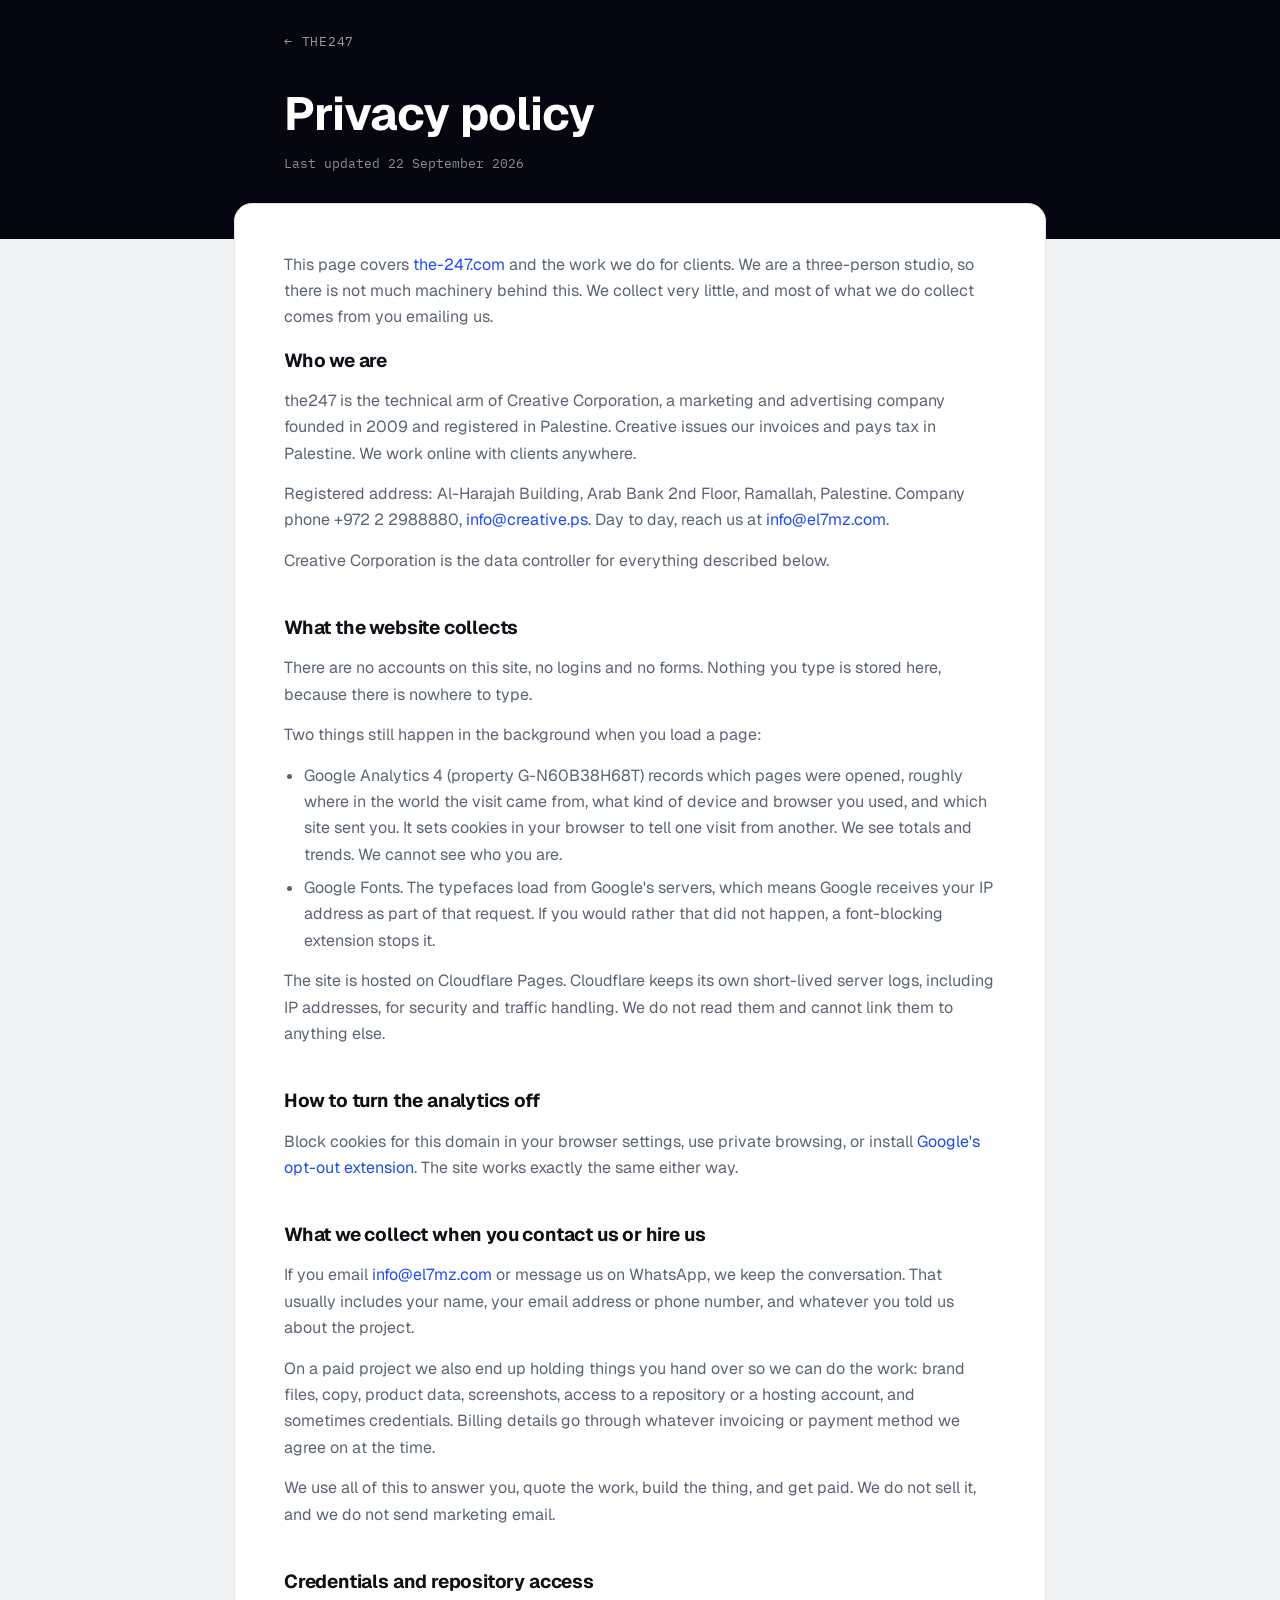
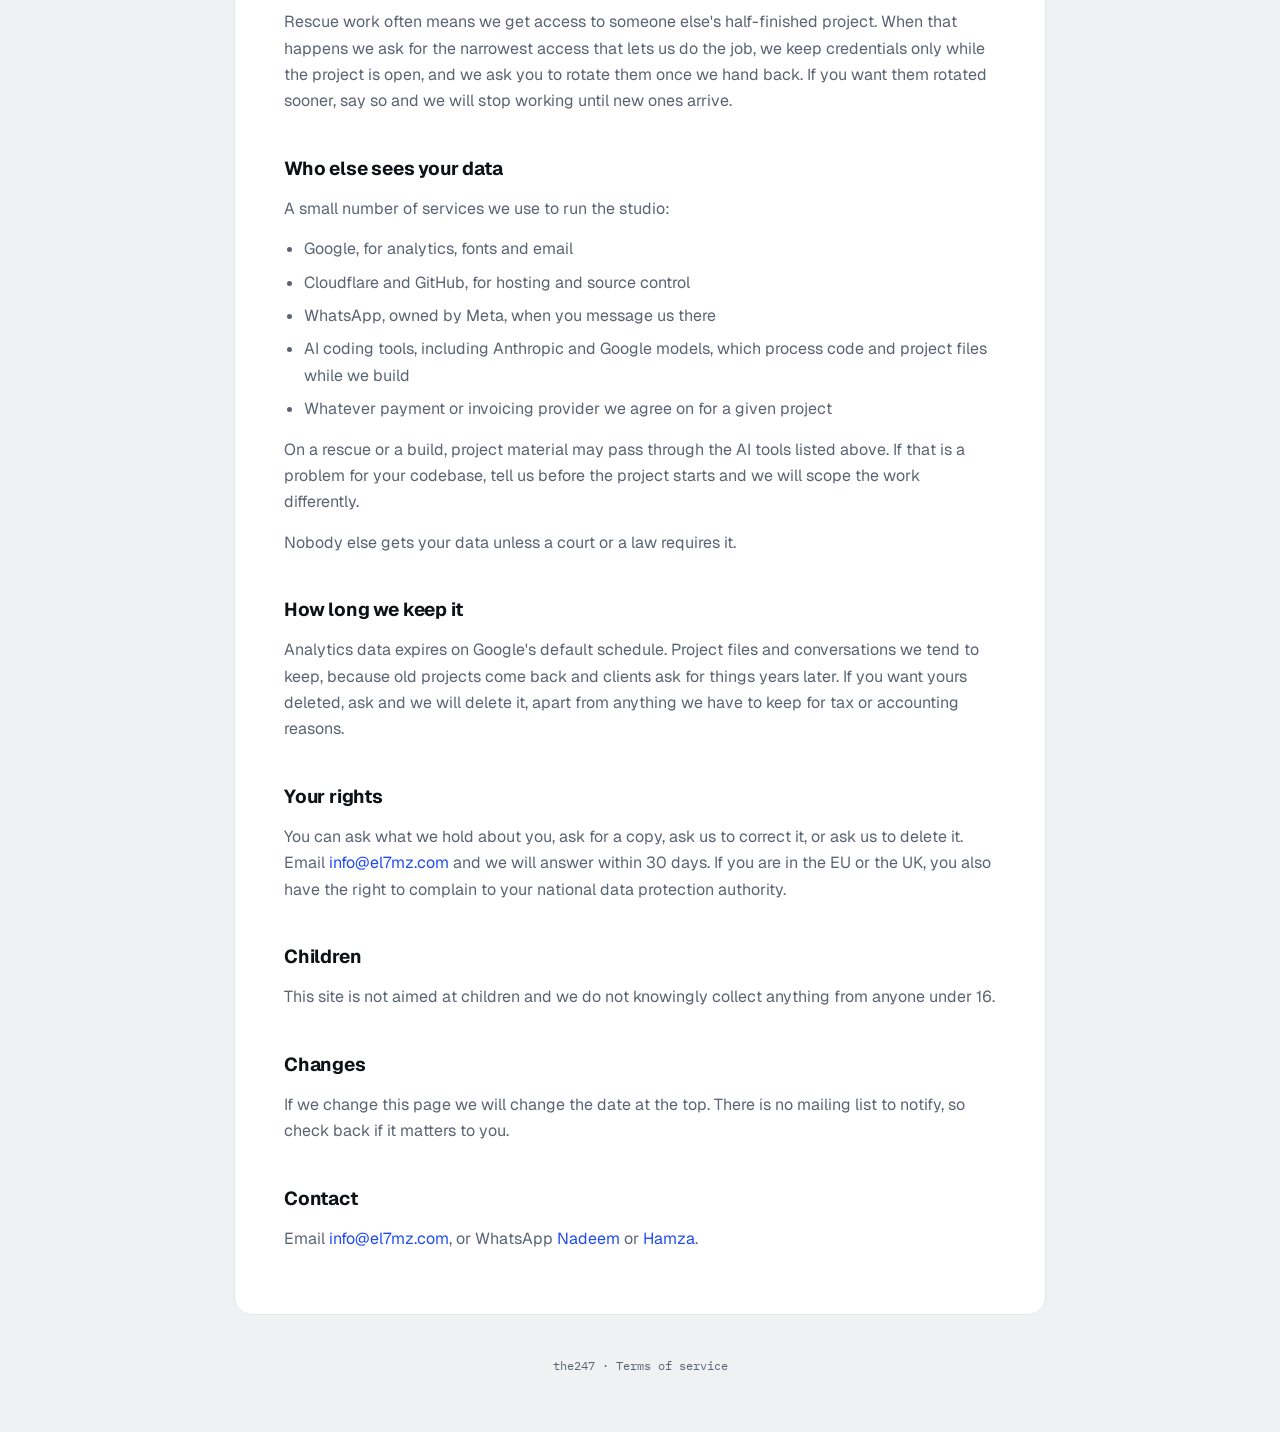
<file: privacy.html>
<!DOCTYPE html>
<html lang="en">
<head>
<meta charset="UTF-8">
<meta name="viewport" content="width=device-width, initial-scale=1.0">
<title>Privacy Policy | the247</title>
<link rel="icon" type="image/png" href="Logo.png">
<link rel="canonical" href="https://the-247.com/privacy">
<meta name="robots" content="index, follow">
<meta name="theme-color" content="#05060f">
<meta name="description" content="What data the247 collects when you visit this site or hire us, why we collect it, who else can see it, and how to ask us to delete it.">
<link rel="preconnect" href="https://fonts.googleapis.com">
<link rel="preconnect" href="https://fonts.gstatic.com" crossorigin>
<link href="https://fonts.googleapis.com/css2?family=Geist:wght@400;500;600;700&family=IBM+Plex+Mono:wght@400;500;600&display=swap" rel="stylesheet">
<link rel="stylesheet" href="legal.css">
</head>
<body>

<div class="legal-head">
  <div class="wrap">
    <a class="back" href="/">&larr; the247</a>
    <h1>Privacy policy</h1>
    <div class="updated">Last updated 22 September 2026</div>
  </div>
</div>

<main>
<div class="wrap">

<p>This page covers <a href="https://the-247.com/">the-247.com</a> and the work we do for clients. We are a three-person studio, so there is not much machinery behind this. We collect very little, and most of what we do collect comes from you emailing us.</p>

<h2>Who we are</h2>
<p>the247 is the technical arm of Creative Corporation, a marketing and advertising company founded in 2009 and registered in Palestine. Creative issues our invoices and pays tax in Palestine. We work online with clients anywhere.</p>
<p>Registered address: Al-Harajah Building, Arab Bank 2nd Floor, Ramallah, Palestine. Company phone +972 2 2988880, <a href="mailto:info@creative.ps">info@creative.ps</a>. Day to day, reach us at <a href="mailto:info@el7mz.com">info@el7mz.com</a>.</p>

<p>Creative Corporation is the data controller for everything described below.</p>

<h2>What the website collects</h2>
<p>There are no accounts on this site, no logins and no forms. Nothing you type is stored here, because there is nowhere to type.</p>
<p>Two things still happen in the background when you load a page:</p>
<ul>
  <li>Google Analytics 4 (property G-N60B38H68T) records which pages were opened, roughly where in the world the visit came from, what kind of device and browser you used, and which site sent you. It sets cookies in your browser to tell one visit from another. We see totals and trends. We cannot see who you are.</li>
  <li>Google Fonts. The typefaces load from Google's servers, which means Google receives your IP address as part of that request. If you would rather that did not happen, a font-blocking extension stops it.</li>
</ul>
<p>The site is hosted on Cloudflare Pages. Cloudflare keeps its own short-lived server logs, including IP addresses, for security and traffic handling. We do not read them and cannot link them to anything else.</p>

<h2>How to turn the analytics off</h2>
<p>Block cookies for this domain in your browser settings, use private browsing, or install <a href="https://tools.google.com/dlpage/gaoptout" target="_blank" rel="noopener">Google's opt-out extension</a>. The site works exactly the same either way.</p>

<h2>What we collect when you contact us or hire us</h2>
<p>If you email <a href="mailto:info@el7mz.com">info@el7mz.com</a> or message us on WhatsApp, we keep the conversation. That usually includes your name, your email address or phone number, and whatever you told us about the project.</p>
<p>On a paid project we also end up holding things you hand over so we can do the work: brand files, copy, product data, screenshots, access to a repository or a hosting account, and sometimes credentials. Billing details go through whatever invoicing or payment method we agree on at the time.</p>
<p>We use all of this to answer you, quote the work, build the thing, and get paid. We do not sell it, and we do not send marketing email.</p>

<h2>Credentials and repository access</h2>
<p>Rescue work often means we get access to someone else's half-finished project. When that happens we ask for the narrowest access that lets us do the job, we keep credentials only while the project is open, and we ask you to rotate them once we hand back. If you want them rotated sooner, say so and we will stop working until new ones arrive.</p>

<h2>Who else sees your data</h2>
<p>A small number of services we use to run the studio:</p>
<ul>
  <li>Google, for analytics, fonts and email</li>
  <li>Cloudflare and GitHub, for hosting and source control</li>
  <li>WhatsApp, owned by Meta, when you message us there</li>
  <li>AI coding tools, including Anthropic and Google models, which process code and project files while we build</li>
  <li>Whatever payment or invoicing provider we agree on for a given project</li>
</ul>
<p>On a rescue or a build, project material may pass through the AI tools listed above. If that is a problem for your codebase, tell us before the project starts and we will scope the work differently.</p>
<p>Nobody else gets your data unless a court or a law requires it.</p>

<h2>How long we keep it</h2>
<p>Analytics data expires on Google's default schedule. Project files and conversations we tend to keep, because old projects come back and clients ask for things years later. If you want yours deleted, ask and we will delete it, apart from anything we have to keep for tax or accounting reasons.</p>

<h2>Your rights</h2>
<p>You can ask what we hold about you, ask for a copy, ask us to correct it, or ask us to delete it. Email <a href="mailto:info@el7mz.com">info@el7mz.com</a> and we will answer within 30 days. If you are in the EU or the UK, you also have the right to complain to your national data protection authority.</p>

<h2>Children</h2>
<p>This site is not aimed at children and we do not knowingly collect anything from anyone under 16.</p>

<h2>Changes</h2>
<p>If we change this page we will change the date at the top. There is no mailing list to notify, so check back if it matters to you.</p>

<h2>Contact</h2>
<p>Email <a href="mailto:info@el7mz.com">info@el7mz.com</a>, or WhatsApp <a href="https://wa.me/32494829360" target="_blank" rel="noopener">Nadeem</a> or <a href="https://wa.me/32498459299" target="_blank" rel="noopener">Hamza</a>.</p>

</div>
</main>

<footer>
  <a href="/">the247</a> &middot; <a href="/terms">Terms of service</a>
</footer>

</body>
</html>
</file>
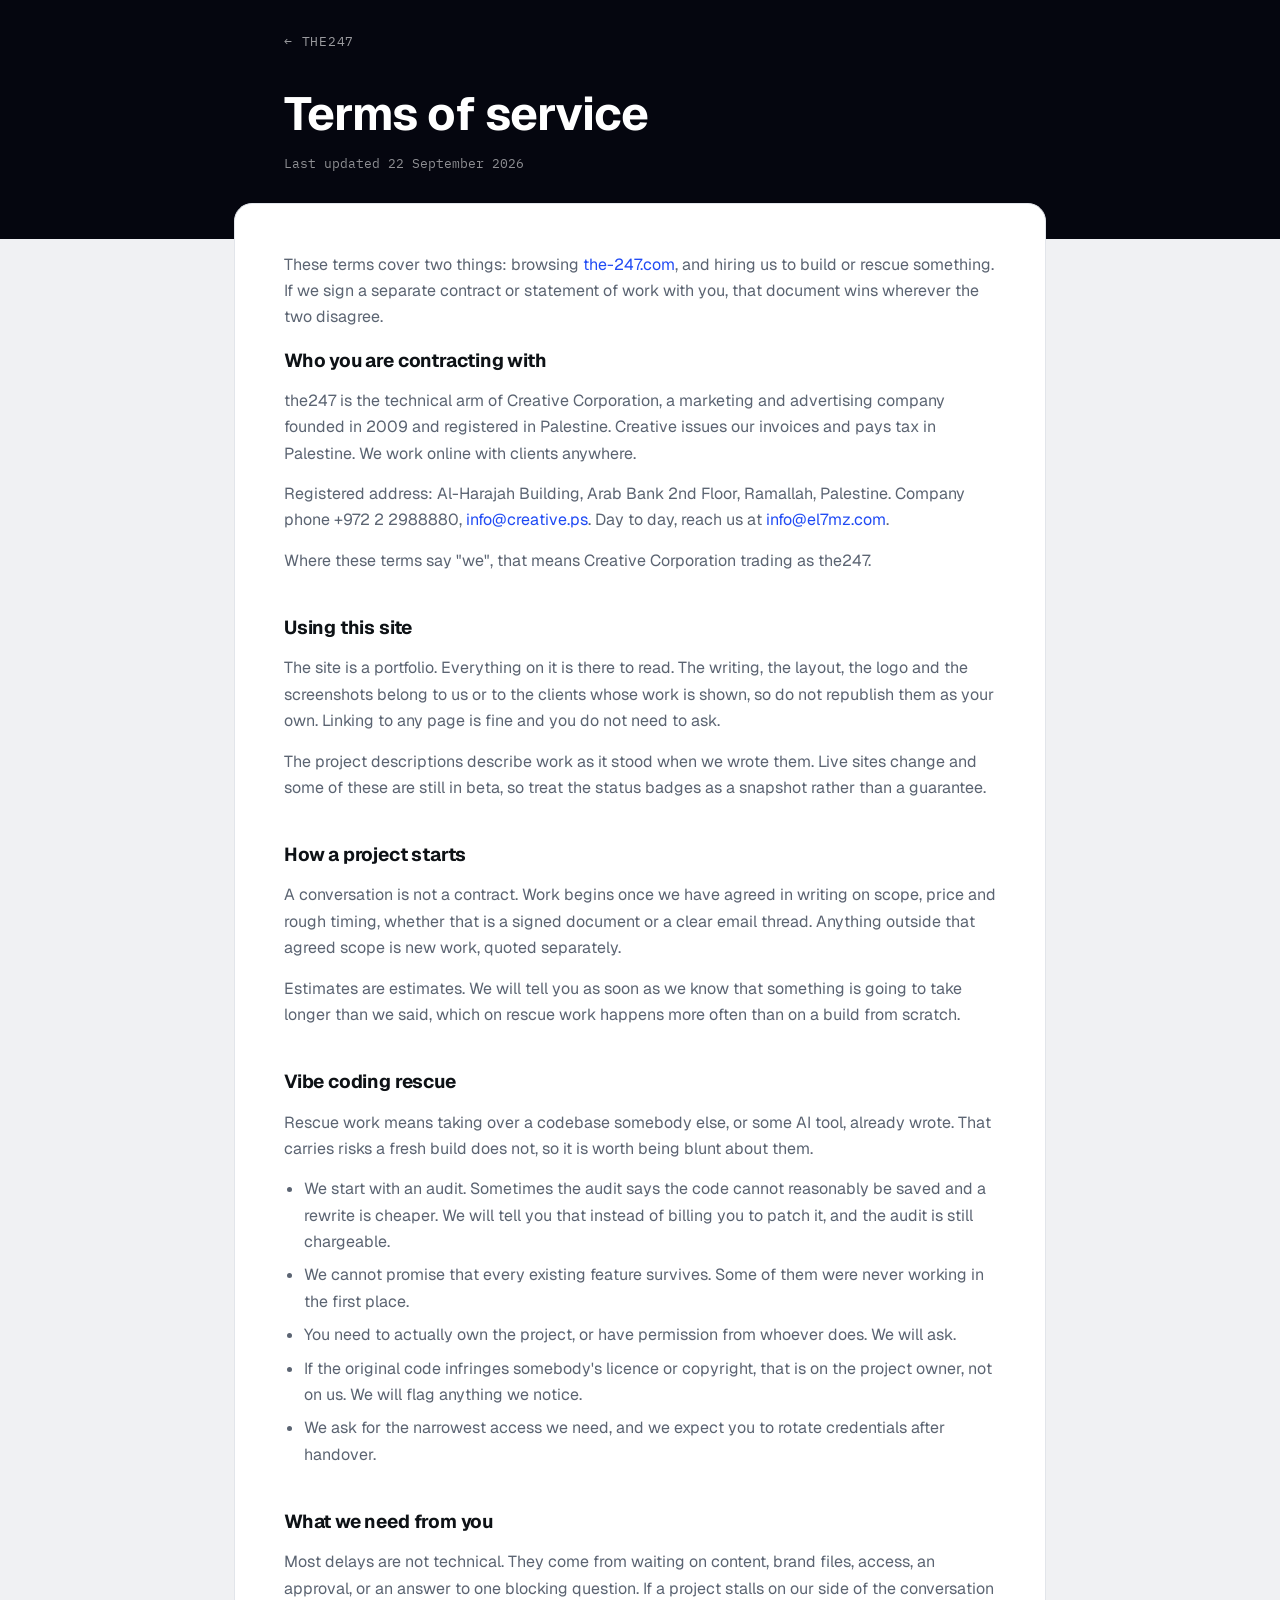
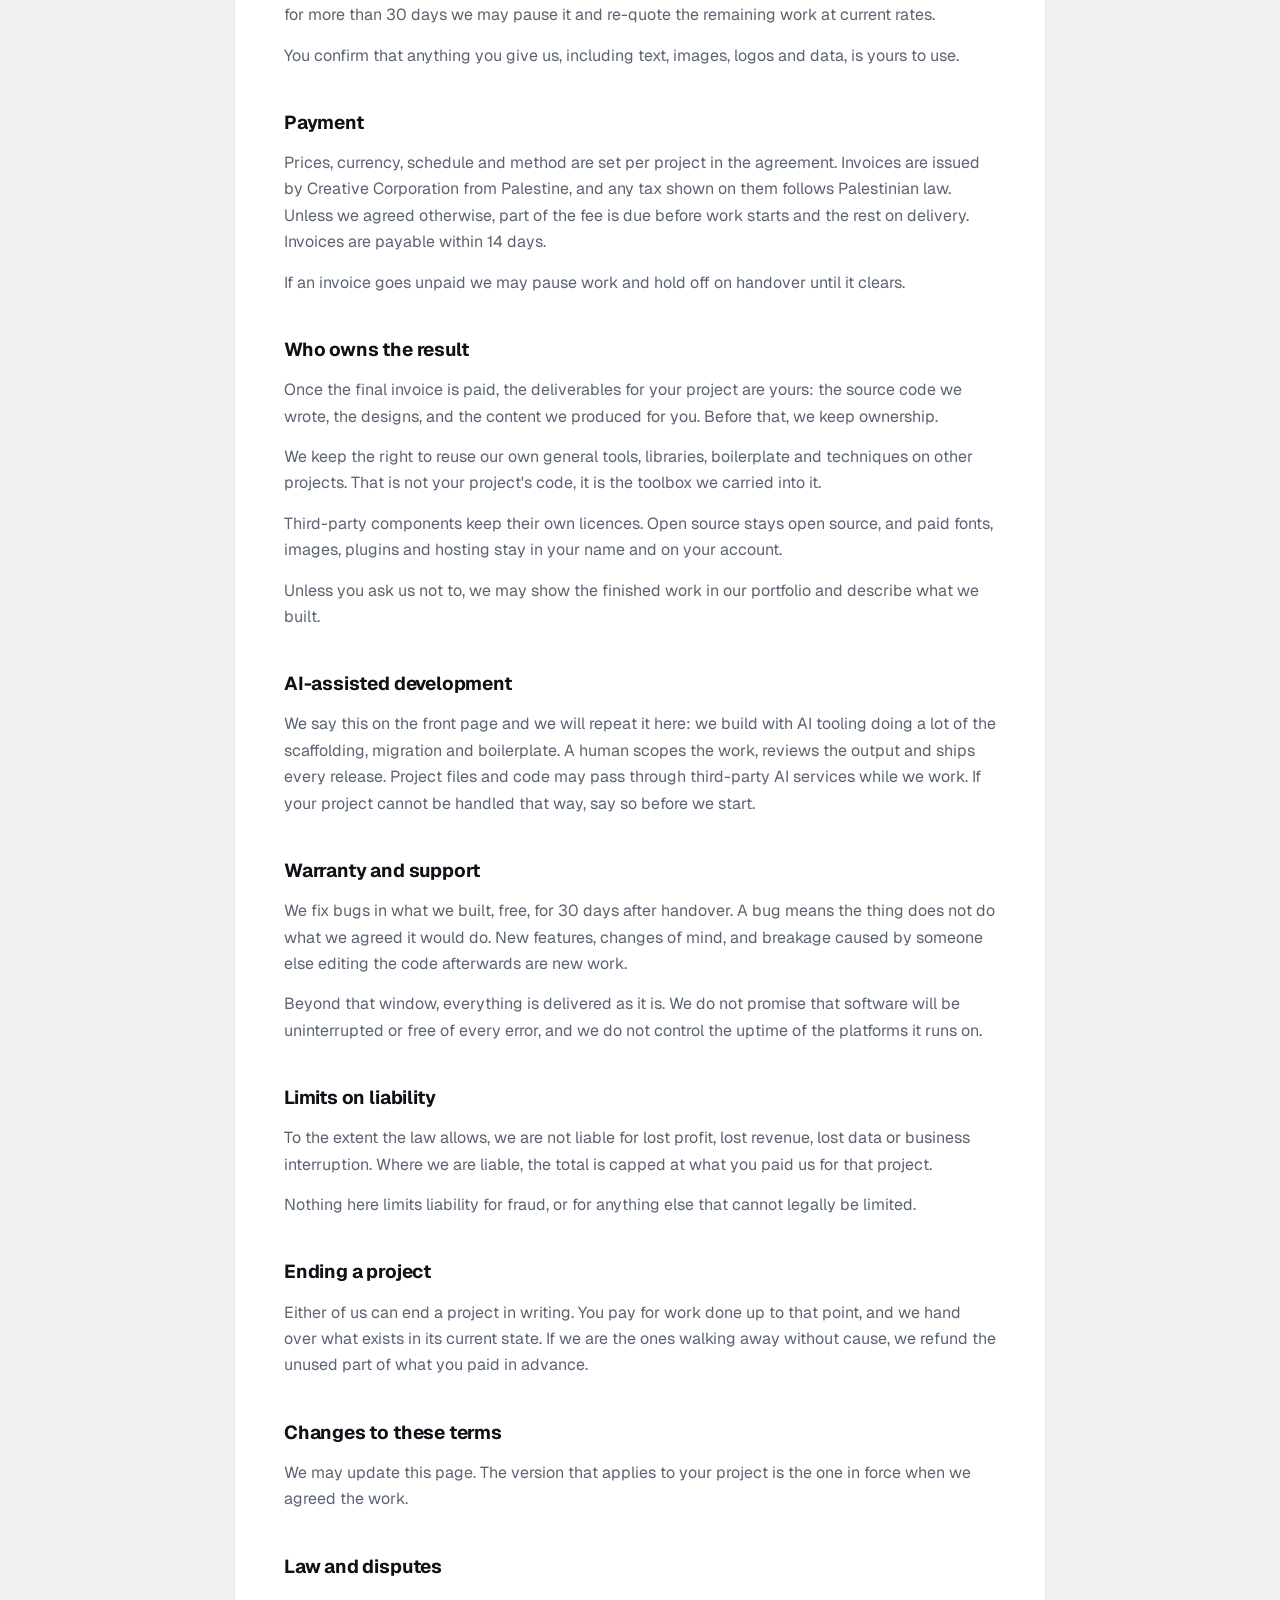
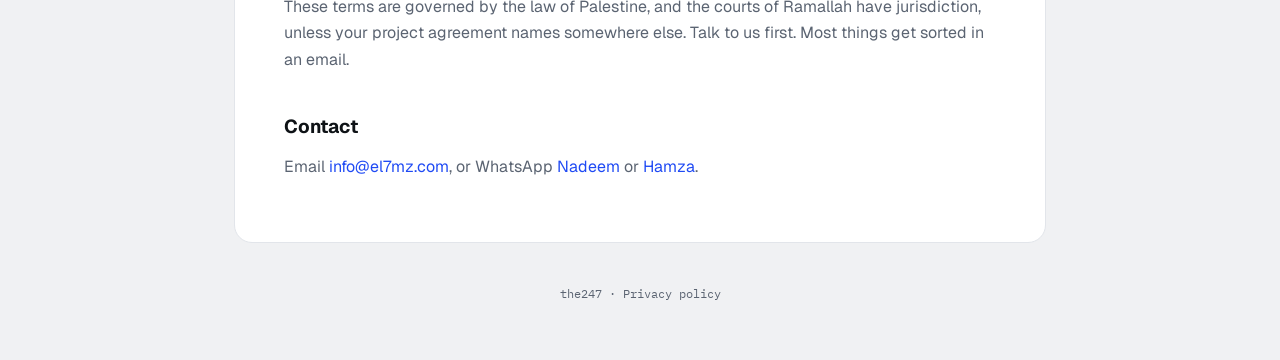
<file: terms.html>
<!DOCTYPE html>
<html lang="en">
<head>
<meta charset="UTF-8">
<meta name="viewport" content="width=device-width, initial-scale=1.0">
<title>Terms of Service | the247</title>
<link rel="icon" type="image/png" href="Logo.png">
<link rel="canonical" href="https://the-247.com/terms">
<meta name="robots" content="index, follow">
<meta name="theme-color" content="#05060f">
<meta name="description" content="The terms the247 works under: how projects are scoped and paid for, who owns the code, what AI-assisted development means for your project, and where our liability ends.">
<link rel="preconnect" href="https://fonts.googleapis.com">
<link rel="preconnect" href="https://fonts.gstatic.com" crossorigin>
<link href="https://fonts.googleapis.com/css2?family=Geist:wght@400;500;600;700&family=IBM+Plex+Mono:wght@400;500;600&display=swap" rel="stylesheet">
<link rel="stylesheet" href="legal.css">
</head>
<body>

<div class="legal-head">
  <div class="wrap">
    <a class="back" href="/">&larr; the247</a>
    <h1>Terms of service</h1>
    <div class="updated">Last updated 22 September 2026</div>
  </div>
</div>

<main>
<div class="wrap">

<p>These terms cover two things: browsing <a href="https://the-247.com/">the-247.com</a>, and hiring us to build or rescue something. If we sign a separate contract or statement of work with you, that document wins wherever the two disagree.</p>

<h2>Who you are contracting with</h2>
<p>the247 is the technical arm of Creative Corporation, a marketing and advertising company founded in 2009 and registered in Palestine. Creative issues our invoices and pays tax in Palestine. We work online with clients anywhere.</p>
<p>Registered address: Al-Harajah Building, Arab Bank 2nd Floor, Ramallah, Palestine. Company phone +972 2 2988880, <a href="mailto:info@creative.ps">info@creative.ps</a>. Day to day, reach us at <a href="mailto:info@el7mz.com">info@el7mz.com</a>.</p>
<p>Where these terms say "we", that means Creative Corporation trading as the247.</p>

<h2>Using this site</h2>
<p>The site is a portfolio. Everything on it is there to read. The writing, the layout, the logo and the screenshots belong to us or to the clients whose work is shown, so do not republish them as your own. Linking to any page is fine and you do not need to ask.</p>
<p>The project descriptions describe work as it stood when we wrote them. Live sites change and some of these are still in beta, so treat the status badges as a snapshot rather than a guarantee.</p>

<h2>How a project starts</h2>
<p>A conversation is not a contract. Work begins once we have agreed in writing on scope, price and rough timing, whether that is a signed document or a clear email thread. Anything outside that agreed scope is new work, quoted separately.</p>
<p>Estimates are estimates. We will tell you as soon as we know that something is going to take longer than we said, which on rescue work happens more often than on a build from scratch.</p>

<h2>Vibe coding rescue</h2>
<p>Rescue work means taking over a codebase somebody else, or some AI tool, already wrote. That carries risks a fresh build does not, so it is worth being blunt about them.</p>
<ul>
  <li>We start with an audit. Sometimes the audit says the code cannot reasonably be saved and a rewrite is cheaper. We will tell you that instead of billing you to patch it, and the audit is still chargeable.</li>
  <li>We cannot promise that every existing feature survives. Some of them were never working in the first place.</li>
  <li>You need to actually own the project, or have permission from whoever does. We will ask.</li>
  <li>If the original code infringes somebody's licence or copyright, that is on the project owner, not on us. We will flag anything we notice.</li>
  <li>We ask for the narrowest access we need, and we expect you to rotate credentials after handover.</li>
</ul>

<h2>What we need from you</h2>
<p>Most delays are not technical. They come from waiting on content, brand files, access, an approval, or an answer to one blocking question. If a project stalls on our side of the conversation for more than 30 days we may pause it and re-quote the remaining work at current rates.</p>
<p>You confirm that anything you give us, including text, images, logos and data, is yours to use.</p>

<h2>Payment</h2>
<p>Prices, currency, schedule and method are set per project in the agreement. Invoices are issued by Creative Corporation from Palestine, and any tax shown on them follows Palestinian law. Unless we agreed otherwise, part of the fee is due before work starts and the rest on delivery. Invoices are payable within 14 days.</p>
<p>If an invoice goes unpaid we may pause work and hold off on handover until it clears.</p>

<h2>Who owns the result</h2>
<p>Once the final invoice is paid, the deliverables for your project are yours: the source code we wrote, the designs, and the content we produced for you. Before that, we keep ownership.</p>
<p>We keep the right to reuse our own general tools, libraries, boilerplate and techniques on other projects. That is not your project's code, it is the toolbox we carried into it.</p>
<p>Third-party components keep their own licences. Open source stays open source, and paid fonts, images, plugins and hosting stay in your name and on your account.</p>
<p>Unless you ask us not to, we may show the finished work in our portfolio and describe what we built.</p>

<h2>AI-assisted development</h2>
<p>We say this on the front page and we will repeat it here: we build with AI tooling doing a lot of the scaffolding, migration and boilerplate. A human scopes the work, reviews the output and ships every release. Project files and code may pass through third-party AI services while we work. If your project cannot be handled that way, say so before we start.</p>

<h2>Warranty and support</h2>
<p>We fix bugs in what we built, free, for 30 days after handover. A bug means the thing does not do what we agreed it would do. New features, changes of mind, and breakage caused by someone else editing the code afterwards are new work.</p>
<p>Beyond that window, everything is delivered as it is. We do not promise that software will be uninterrupted or free of every error, and we do not control the uptime of the platforms it runs on.</p>

<h2>Limits on liability</h2>
<p>To the extent the law allows, we are not liable for lost profit, lost revenue, lost data or business interruption. Where we are liable, the total is capped at what you paid us for that project.</p>
<p>Nothing here limits liability for fraud, or for anything else that cannot legally be limited.</p>

<h2>Ending a project</h2>
<p>Either of us can end a project in writing. You pay for work done up to that point, and we hand over what exists in its current state. If we are the ones walking away without cause, we refund the unused part of what you paid in advance.</p>

<h2>Changes to these terms</h2>
<p>We may update this page. The version that applies to your project is the one in force when we agreed the work.</p>

<h2>Law and disputes</h2>
<p>These terms are governed by the law of Palestine, and the courts of Ramallah have jurisdiction, unless your project agreement names somewhere else. Talk to us first. Most things get sorted in an email.</p>

<h2>Contact</h2>
<p>Email <a href="mailto:info@el7mz.com">info@el7mz.com</a>, or WhatsApp <a href="https://wa.me/32494829360" target="_blank" rel="noopener">Nadeem</a> or <a href="https://wa.me/32498459299" target="_blank" rel="noopener">Hamza</a>.</p>

</div>
</main>

<footer>
  <a href="/">the247</a> &middot; <a href="/privacy">Privacy policy</a>
</footer>

</body>
</html>
</file>
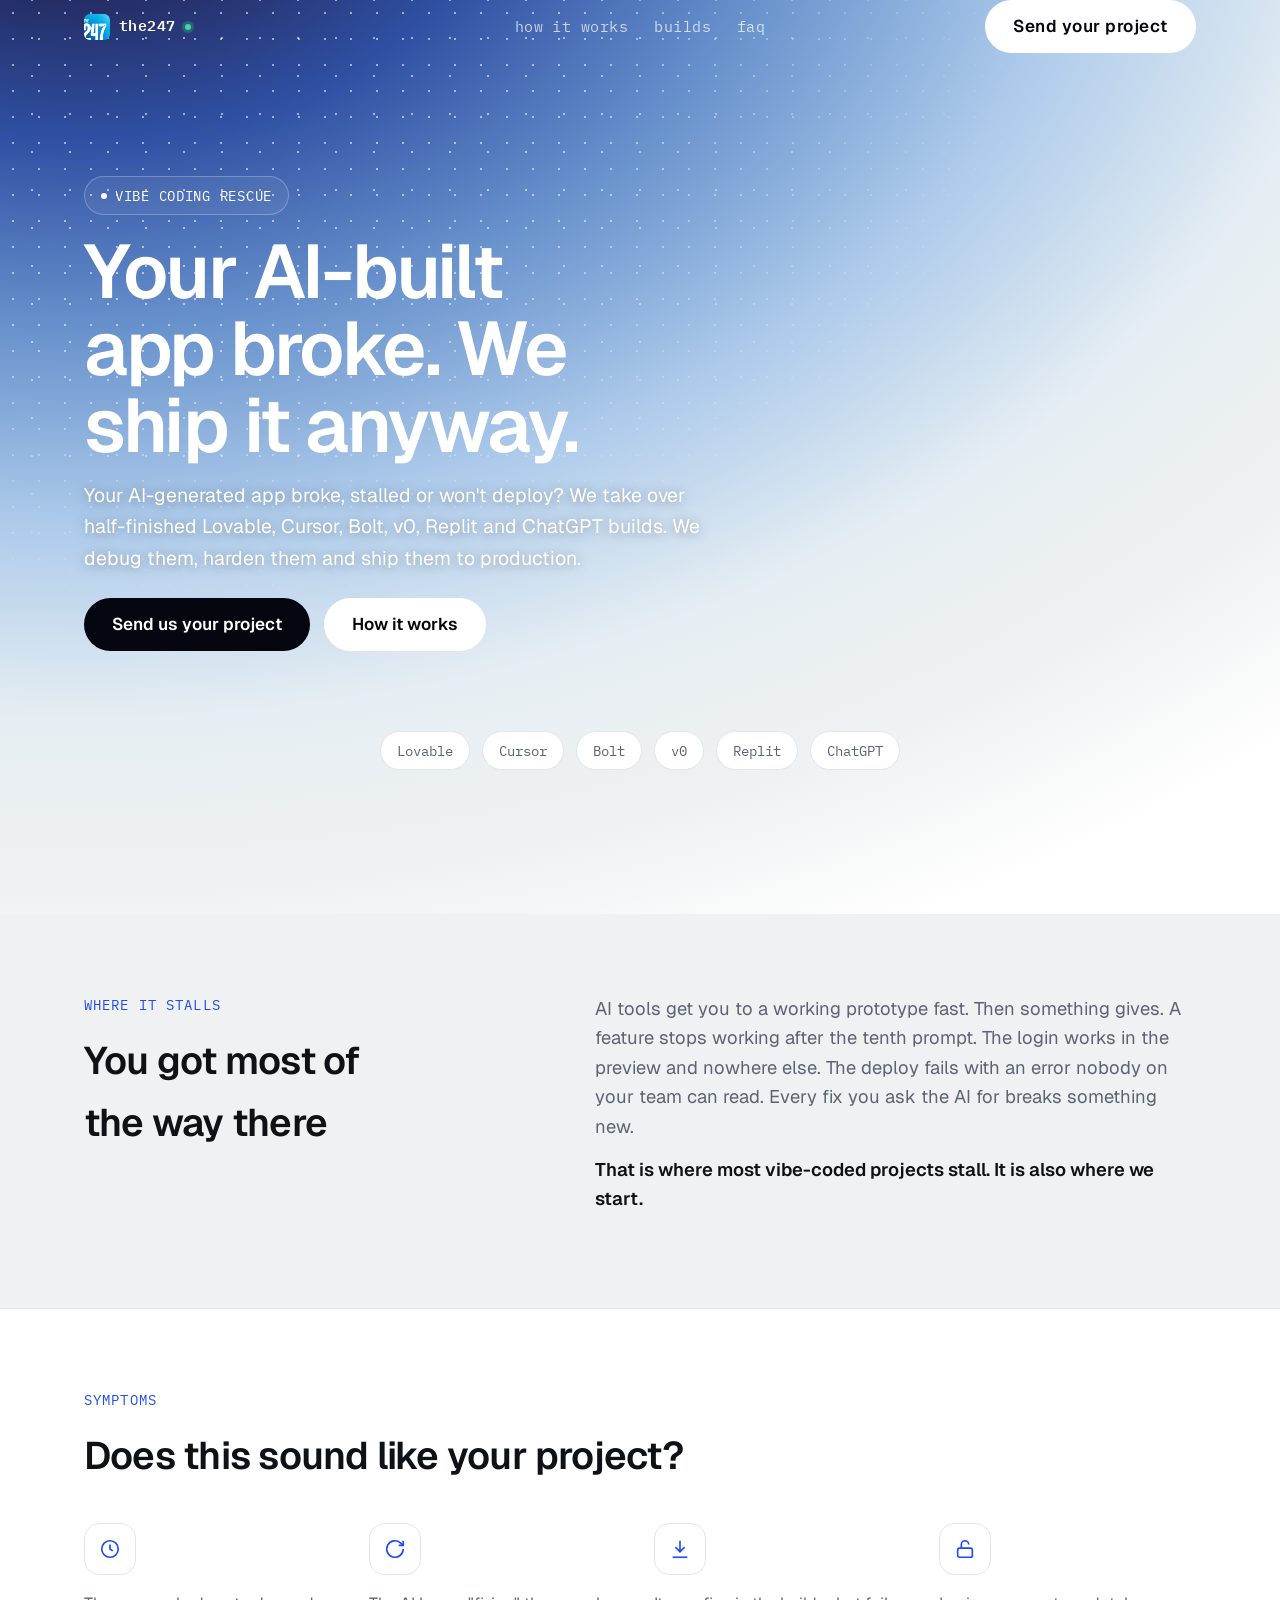
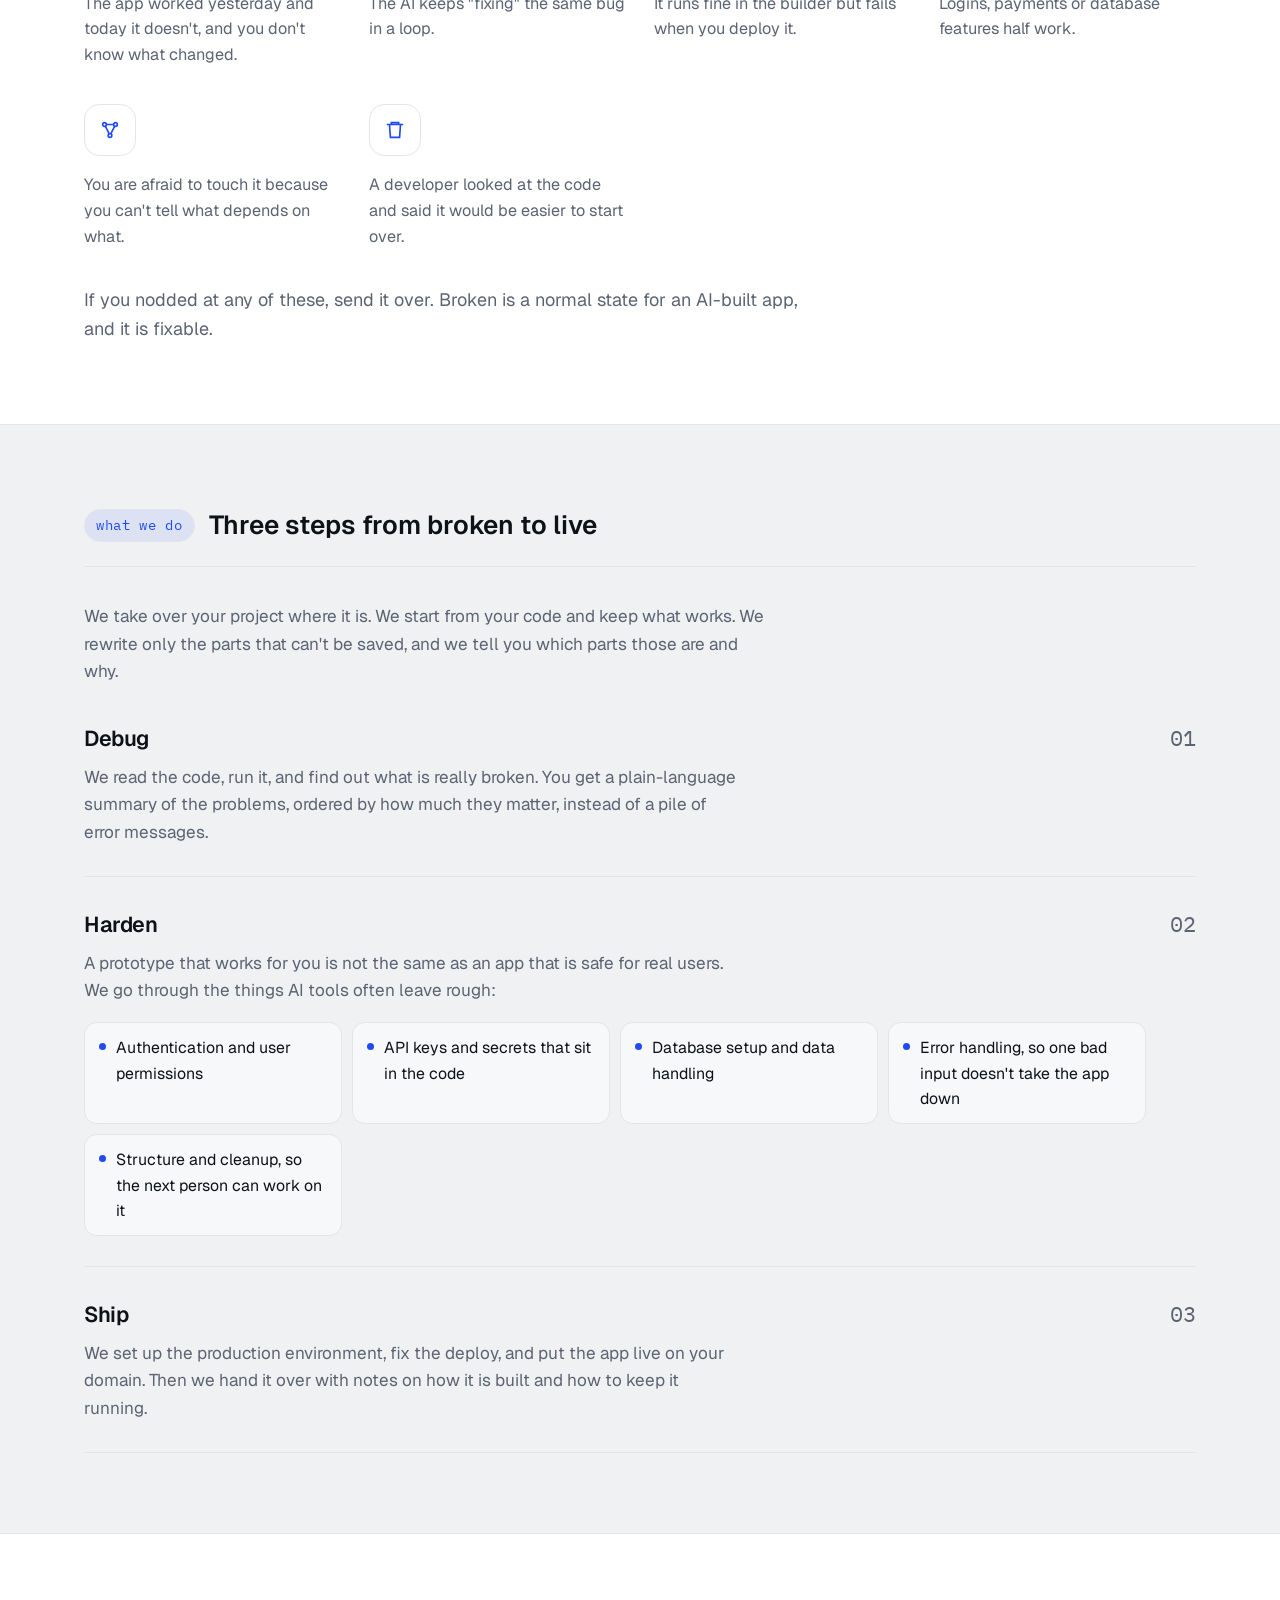
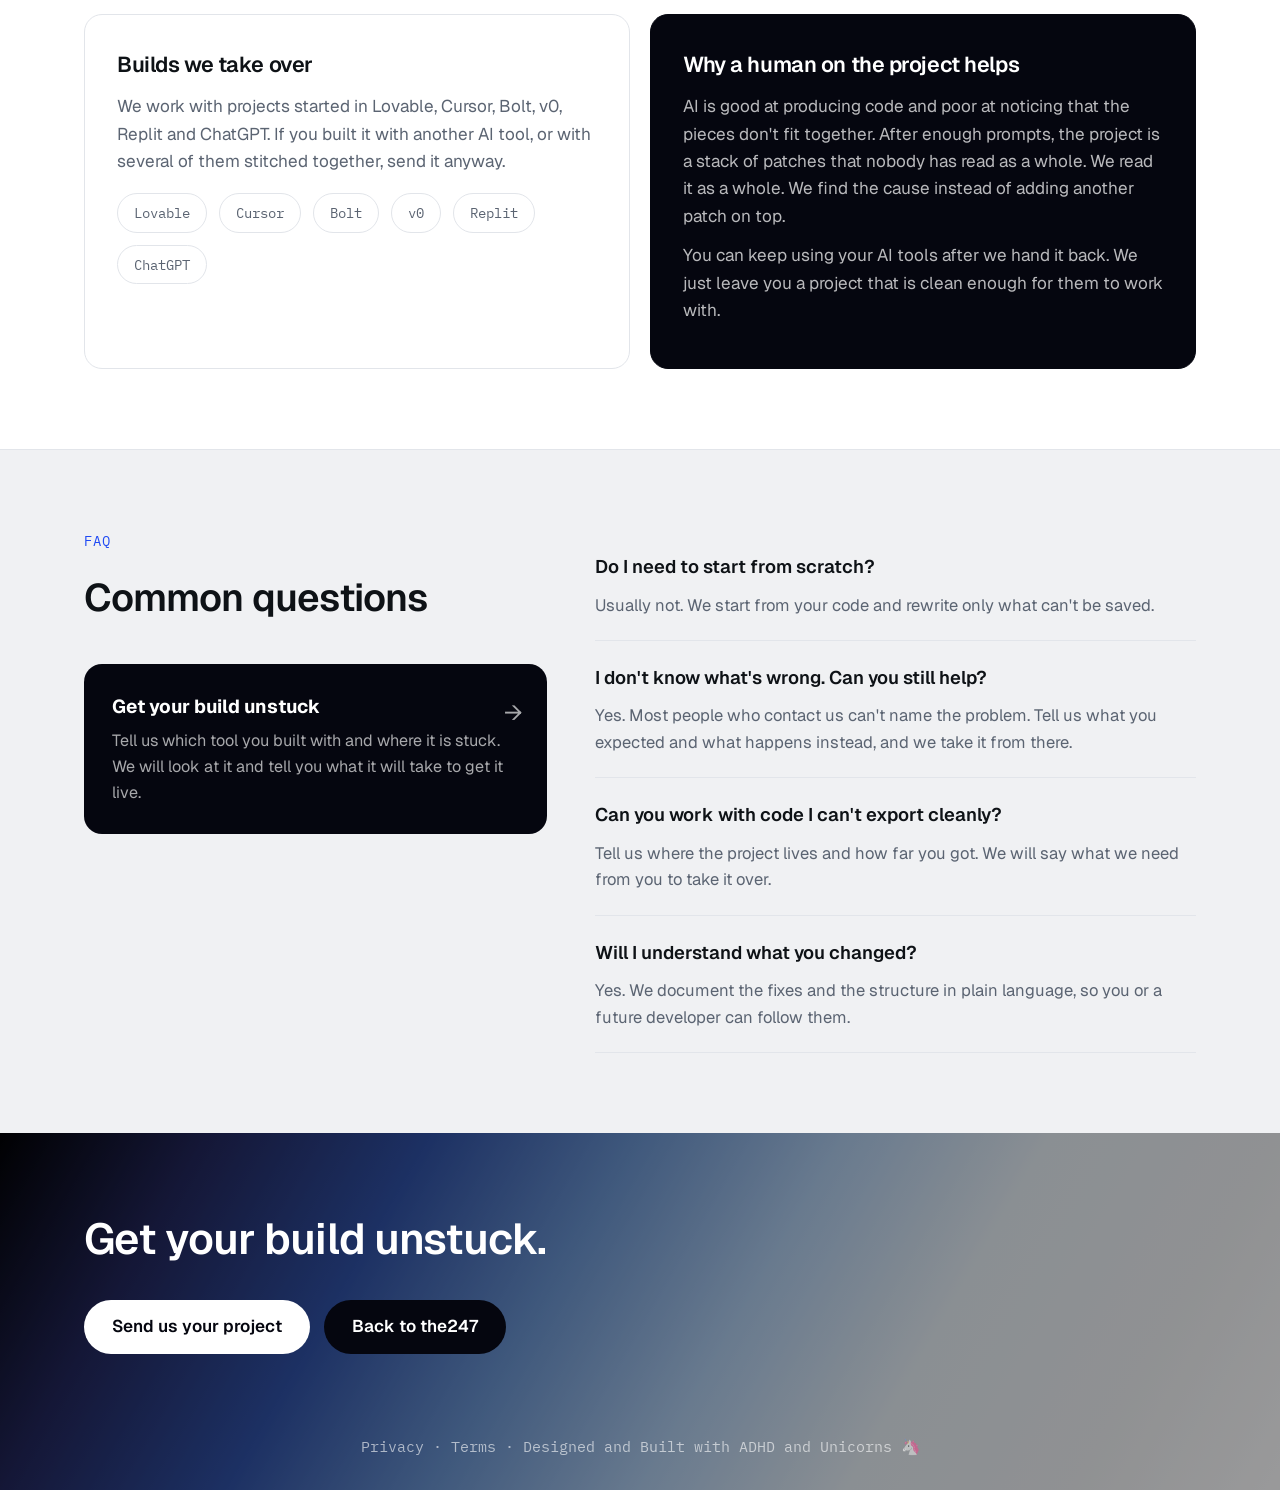
<file: vibe-coding-rescue.html>
<!DOCTYPE html>
<html lang="en">
<head>
<meta charset="UTF-8">
<meta name="viewport" content="width=device-width, initial-scale=1.0">
<title>Vibe Coding Rescue | the247</title>
<link rel="icon" type="image/png" href="Logo.png">
<link rel="canonical" href="https://the-247.com/vibe-coding-rescue">
<meta name="robots" content="index, follow">
<meta name="theme-color" content="#05060f">
<meta name="description" content="Your AI-generated app broke, stalled or won't deploy? We take over half-finished Lovable, Cursor, Bolt, v0, Replit and ChatGPT builds. We debug them, harden them and ship them to production.">
<meta property="og:title" content="Vibe Coding Rescue | the247">
<meta property="og:description" content="We take over broken AI-built apps from Lovable, Cursor, Bolt, v0, Replit and ChatGPT, then debug, harden and ship them.">
<meta property="og:url" content="https://the-247.com/vibe-coding-rescue">
<link rel="preconnect" href="https://fonts.googleapis.com">
<link rel="preconnect" href="https://fonts.gstatic.com" crossorigin>
<link href="https://fonts.googleapis.com/css2?family=Geist:wght@400;500;600;700&family=IBM+Plex+Mono:wght@400;500;600&display=swap" rel="stylesheet">
<style>
  :root{
    --bg:#f0f1f3; --card:#ffffff; --card-alt:#f7f8fa; --border:#e2e5ea;
    --text:#0e1216; --muted:#5b6472;
    --accent:#1f4af4; --accent-dim:rgba(31,74,244,.09);
    --navy:#0a1646; --deep:#05060f;
    --ok:#0f9d63; --ok-dim:rgba(15,157,99,.10);
    --wip:#b5790a; --wip-dim:rgba(181,121,10,.10);
    --idea:#6b7280; --idea-dim:rgba(107,114,128,.10);
    --mono:'IBM Plex Mono',ui-monospace,'SF Mono',Menlo,monospace;
    --sans:'Geist','IBM Plex Sans',-apple-system,BlinkMacSystemFont,'Segoe UI',sans-serif;
    --pill:3.75rem;
  }

  *{box-sizing:border-box; margin:0; padding:0;}
  html{scroll-behavior:smooth; font-size:18px;}
  body{
    background:var(--bg); color:var(--text); font-family:var(--sans);
    line-height:1.6; -webkit-font-smoothing:antialiased;
  }
  @media (max-width:480px){ html{font-size:16px;} }
  a{color:inherit; text-decoration:none;}
  .wrap{max-width:1160px; margin:0 auto; padding:0 24px;}
  h1,h2,h3{text-wrap:balance; font-family:var(--sans); letter-spacing:-.02em;}
  ::selection{background:var(--accent-dim); color:var(--text);}

  .btn{
    display:inline-flex; align-items:center; gap:8px; font-family:var(--sans); font-size:.95rem;
    font-weight:600; padding:13px 28px; border-radius:var(--pill); white-space:nowrap;
    transition:transform .3s;
  }
  .btn-dark{ background:var(--deep); color:#fff; }
  .btn-dark:hover{ transform:scale(.96); }
  .btn-light{ background:#fff; color:var(--deep); }
  .btn-light:hover{ transform:scale(.96); }

  /* header — solid dark bar, always legible over both the gradient hero and light sections */
  header{
    position:fixed; top:0; left:0; right:0; z-index:30;
    background:transparent;
    backdrop-filter:none;
    border-bottom:1px solid transparent;
    transition:background .3s, backdrop-filter .3s, border-color .3s;
  }
  header.is-scrolled{
    background:rgba(255,255,255,.001);
    backdrop-filter:blur(14px) saturate(1.1);
    -webkit-backdrop-filter:blur(14px) saturate(1.1);
    border-bottom:1px solid rgba(255,255,255,.14);
  }
  nav{display:grid; grid-template-columns:1fr auto 1fr; align-items:center; padding:14px 24px; gap:20px;}
  nav > .btn{justify-self:end;}
  .logo{display:flex; align-items:center; gap:9px; font-weight:600; color:#fff; justify-self:start;}
  .logo img{height:26px; width:26px; border-radius:6px; display:block;}
  .logo .live{width:6px; height:6px; border-radius:50%; background:#3ddc97; box-shadow:0 0 0 3px rgba(61,220,151,.25);}
  .nav-links{display:flex; align-items:center; gap:26px;}
  nav ul{display:flex; gap:26px; list-style:none;}
  nav a{color:rgba(255,255,255,.72); font-size:.86rem; font-family:var(--mono); letter-spacing:.03em; transition:color .15s;}
  nav a:hover{color:#fff;}
  @media (max-width:760px){ .nav-links ul{display:none;} }

  /* hero — dark-navy-to-light radial gradient bleeding into the page background */
  .hero{position:relative; overflow:hidden; background:var(--bg);}
  .hero-gradient{
    position:absolute; inset:0 0 auto 0; height:56rem; z-index:0;
    background:
      radial-gradient(140% 120% at 6% -15%,
        #010102 0%, #222659 10%, #2f50a3 24%, #6993cd 40%,
        #aecbeb 56%, #e6eef3 72%, #eff1f2 86%, #ffffff 100%);
  }
  .hero-gradient::before, .hero-gradient::after{
    content:''; position:absolute; inset:0;
    mask-image:radial-gradient(ellipse 90% 70% at 15% 10%, #000 35%, transparent 75%);
  }
  .hero-gradient::before{
    background-image:radial-gradient(rgba(255,255,255,.55) 1px, transparent 1.5px);
    background-size:26px 26px;
    animation:twinkleA 3.8s ease-in-out infinite;
  }
  .hero-gradient::after{
    background-image:radial-gradient(rgba(255,255,255,.55) 1px, transparent 1.5px);
    background-size:38px 38px;
    background-position:13px 19px;
    animation:twinkleB 5.6s ease-in-out infinite;
    animation-delay:-2.4s;
  }
  @keyframes twinkleA{ 0%,100%{opacity:0;} 50%{opacity:.6;} }
  @keyframes twinkleB{ 0%,100%{opacity:0;} 50%{opacity:.4;} }
  @media (prefers-reduced-motion: reduce){
    .hero-gradient::before, .hero-gradient::after{ animation:none; opacity:0; }
  }
  .hero-inner{position:relative; z-index:1; max-width:640px; padding:96px 0 48px;}
  .hero-brand{
    color:#fff; font-weight:700; letter-spacing:-.02em;
    font-size:clamp(2.1rem,5vw,3.4rem); line-height:1; margin-bottom:14px;
  }
  .hero-eyebrow{
    font-family:var(--mono); font-size:.8rem; color:#fff; letter-spacing:.05em;
    display:inline-flex; align-items:center; gap:8px; margin-bottom:18px;
    border:1px solid rgba(255,255,255,.25); border-radius:var(--pill); padding:7px 16px;
    background:rgba(255,255,255,.06);
  }
  .hero-eyebrow::before{content:''; width:6px; height:6px; border-radius:50%; background:#fff;}
  .hero h1{ color:#fff; font-size:clamp(2.3rem,5.2vw,3.7rem); font-weight:600; letter-spacing:-.03em; }
  .hero p{ color:rgba(255,255,255,.82); max-width:48ch; margin-top:16px; font-size:1.08rem; }
  .hero-actions{display:flex; flex-wrap:wrap; gap:14px; margin-top:24px;}

  .readout{
    margin-top:32px; display:grid; grid-template-columns:repeat(auto-fit,minmax(140px,1fr));
    border:1px solid rgba(255,255,255,.12); border-radius:1rem; overflow:hidden;
    background:rgba(5,6,15,.62); backdrop-filter:blur(10px);
  }
  .readout div{padding:18px 16px; border-right:1px solid rgba(255,255,255,.12);}
  .readout div:last-child{border-right:none;}
  .readout .n{font-family:var(--mono); font-size:1.5rem; font-weight:600; color:#fff; font-variant-numeric:tabular-nums;}
  .readout .l{font-family:var(--mono); font-size:.7rem; color:rgba(255,255,255,.7); letter-spacing:.05em; margin-top:4px; text-transform:uppercase;}

  /* tech strip */
  .tech-strip{position:relative; z-index:1; padding:8px 24px 64px;}
  .tech-row{display:flex; flex-wrap:wrap; gap:12px; justify-content:center;}
  .tech-pill{
    font-family:var(--mono); font-size:.8rem; color:var(--muted); border:1px solid var(--border);
    background:var(--card); border-radius:var(--pill); padding:7px 16px;
  }

  section{padding:80px 24px;}
  .tagline-heading{display:flex; flex-direction:column; gap:14px; margin-bottom:36px;}
  .tagline{ font-family:var(--mono); font-size:.78rem; color:var(--accent); letter-spacing:.08em; text-transform:uppercase; }
  .section-head h2{font-size:clamp(1.6rem,3vw,2.15rem); font-weight:600;}
  .section-sub{color:var(--muted); font-size:.95rem; max-width:40ch;}

  .section-divider{border-bottom:1px solid var(--border); padding-bottom:20px; margin-bottom:36px; display:flex; align-items:center; gap:14px;}
  .section-tag{
    font-family:var(--mono); font-size:.76rem; color:var(--accent); letter-spacing:.05em;
    background:var(--accent-dim); border:1px solid var(--border); border-radius:var(--pill); padding:5px 11px;
  }
  .section-title{font-size:1.45rem; font-weight:600;}
  .section-note{color:var(--muted); font-size:.9rem; margin-left:auto; font-family:var(--mono);}

  /* 3 gradient pillar tiles */
  .pillars{display:grid; grid-template-columns:repeat(auto-fit,minmax(280px,1fr)); gap:28px;}
  .pillar{display:block; transition:transform .3s;}
  .pillar:hover{transform:translateY(-4px);}
  .pillar-tile{
    border-radius:1.1rem; padding:28px; min-height:20rem; display:flex; align-items:flex-end;
    position:relative; overflow:hidden;
  }
  .pillar-tile.g1{ background:linear-gradient(150deg, #e3f3fe, #6fb2f7); }
  .pillar-tile.g2{ background:linear-gradient(150deg, #5a9df3, #1c3fc4); }
  .pillar-tile.g3{ background:linear-gradient(150deg, #16224e, #05060f); }
  .pillar-frame{
    width:100%; border-radius:.7rem; overflow:hidden; box-shadow:0 20px 44px -18px rgba(0,0,0,.4);
    border:1px solid rgba(255,255,255,.5);
  }
  .pillar-frame img{width:100%; aspect-ratio:16/10; object-fit:cover; object-position:top; display:block;}
  .pillar h3{font-size:1.25rem; font-weight:600; margin-top:22px;}
  .pillar p{color:var(--muted); font-size:.95rem; margin-top:10px;}

  /* process steps */
  .process-list{display:flex; flex-direction:column;}
  .process-step{display:flex; justify-content:space-between; align-items:flex-start; gap:24px; padding:30px 0; border-bottom:1px solid var(--border);}
  .process-step:first-child{padding-top:0;}
  .process-num{font-family:var(--mono); color:var(--muted); font-size:1.2rem; flex-shrink:0;}
  .process-body{flex:1;}
  .process-body h3{font-size:1.2rem; font-weight:600;}
  .process-body p{color:var(--muted); font-size:.95rem; margin-top:8px; max-width:60ch;}

  /* capabilities icon grid */
  .cap-grid{display:grid; grid-template-columns:repeat(auto-fit,minmax(240px,1fr)); gap:36px 28px;}
  .cap{display:flex; flex-direction:column; gap:16px; align-items:flex-start;}
  .cap-icon{
    width:52px; height:52px; border-radius:.85rem; background:var(--card); border:1px solid var(--border);
    display:flex; align-items:center; justify-content:center; color:var(--accent);
  }
  .cap h3{font-size:1.05rem; font-weight:600;}
  .cap p{color:var(--muted); font-size:.9rem;}

  .grid{display:grid; grid-template-columns:repeat(auto-fit,minmax(300px,1fr)); gap:20px;}
  .card{
    background:var(--card); border:1px solid var(--border); border-radius:1rem;
    overflow:hidden; display:flex; flex-direction:column;
    transition:border-color .2s, transform .2s, box-shadow .2s;
  }
  .card:hover{border-color:var(--accent); transform:translateY(-3px); box-shadow:0 18px 40px -22px rgba(31,74,244,.25);}
  .card-thumb{width:100%; aspect-ratio:16/10; object-fit:cover; object-position:top; display:block; border-bottom:1px solid var(--border);}
  .card-body{padding:24px; display:flex; flex-direction:column; gap:12px; flex:1;}
  .card-top{display:flex; justify-content:space-between; align-items:flex-start; gap:10px;}
  .card h3{font-size:1.1rem; font-weight:600;}
  .status{
    font-family:var(--mono); font-size:.72rem; letter-spacing:.04em; text-transform:uppercase;
    padding:3px 9px; border-radius:var(--pill); white-space:nowrap;
  }
  .status.ok{background:var(--ok-dim); color:var(--ok);}
  .status.wip{background:var(--wip-dim); color:var(--wip);}
  .status.idea{background:var(--idea-dim); color:var(--idea);}
  .card p{color:var(--muted); font-size:.88rem;}
  .card p.role{color:var(--accent); font-family:var(--mono); font-size:.72rem; letter-spacing:.03em; text-transform:uppercase;}
  .card p.owns{font-size:.8rem; border-top:1px solid var(--border); padding-top:10px; margin-top:2px;}
  .card p.owns strong{color:var(--text);}
  .stack{display:flex; flex-wrap:wrap; gap:6px; margin-top:auto;}
  .tag{font-family:var(--mono); font-size:.74rem; color:var(--muted); border:1px solid var(--border); border-radius:6px; padding:2px 8px;}
  .card-link{font-family:var(--mono); font-size:.86rem; color:var(--accent); margin-top:2px;}
  .card-link:hover{text-decoration:underline;}

  /* case-study full-bleed cards */
  .cases{display:grid; grid-template-columns:repeat(auto-fit,minmax(300px,1fr)); gap:20px;}
  .case{position:relative; min-height:26rem; border-radius:1rem; overflow:hidden; background:#000; border:1px solid var(--border);}
  .case img{position:absolute; inset:0; width:100%; height:100%; object-fit:cover; z-index:1;}
  .case::after{content:''; position:absolute; inset:auto 0 0; height:70%; z-index:2; background:linear-gradient(to top, rgba(0,0,0,.92), transparent);}
  .case-body{position:absolute; inset:auto 0 0; z-index:3; padding:26px;}
  .case-eyebrow{font-family:var(--mono); font-size:.72rem; letter-spacing:.08em; color:#9dc1fb; text-transform:uppercase;}
  .case h3{font-size:1.25rem; font-weight:600; margin-top:8px; color:#fff;}
  .case-arrow{position:absolute; top:0; right:0; z-index:4; width:3.4rem; height:3.4rem; background:#fff; color:var(--deep); display:flex; align-items:center; justify-content:center; border-radius:0 0 0 1rem; font-size:1.1rem;}

  /* faq */
  .faq-grid{display:grid; grid-template-columns:1fr 1.3fr; gap:48px;}
  @media (max-width:800px){ .faq-grid{grid-template-columns:1fr;} }
  .faq-cta{
    display:block; margin-top:28px; padding:28px; border-radius:1rem; background:var(--deep); color:#fff; position:relative;
  }
  .faq-cta strong{font-size:1.05rem; display:block;}
  .faq-cta span{color:rgba(255,255,255,.65); font-size:.9rem; display:block; margin-top:6px;}
  .faq-cta .arrow{position:absolute; top:24px; right:24px; font-size:1.3rem;}
  .faq-item{border-bottom:1px solid var(--border); padding:22px 0;}
  .faq-q{display:flex; justify-content:space-between; align-items:center; gap:16px; font-weight:600; font-size:1.02rem;}
  .faq-q .plus{color:var(--muted); font-size:1.2rem; flex-shrink:0;}
  .faq-a{color:var(--muted); font-size:.92rem; margin-top:10px; max-width:60ch;}

  /* final CTA + footer merged gradient band */
  footer{position:relative; overflow:hidden; color:#fff; background:var(--deep);}
  .footer-gradient{
    position:absolute; inset:0; z-index:0;
    background:linear-gradient(120deg,
      #010102 0%, #222659 14%, #2f50a3 29%, #6993cd 43%,
      #aecbeb 57%, #e6eef3 71%, #eff1f2 86%, #ffffff 100%);
  }
  .footer-gradient::after{
    content:''; position:absolute; inset:0;
    background:rgba(1,2,4,.4);
  }
  .footer-inner{position:relative; z-index:1; padding:72px 24px 32px;}
  .footer-cta h2{font-size:clamp(1.6rem,3.4vw,2.4rem); font-weight:600; max-width:20ch;}
  .footer-cta{margin-bottom:56px;}
  .footer-cta-buttons{display:flex; flex-wrap:wrap; gap:14px; margin-top:26px;}
  .footer-top{display:flex; flex-wrap:wrap; justify-content:space-between; gap:40px; padding-bottom:36px; border-bottom:1px solid rgba(255,255,255,.18);}
  .footer-brand{display:flex; flex-direction:column; gap:12px; max-width:320px;}
  .footer-brand .logo{color:#fff;}
  .footer-brand p{color:rgba(255,255,255,.7); font-size:.9rem;}
  .footer-links{display:flex; gap:56px; flex-wrap:wrap;}
  .footer-col h4{font-family:var(--mono); font-size:.76rem; color:rgba(255,255,255,.55); letter-spacing:.06em; text-transform:uppercase; margin-bottom:14px;}
  .footer-col ul{list-style:none; display:flex; flex-direction:column; gap:10px;}
  .footer-col a{font-size:.9rem; color:#fff; transition:opacity .15s;}
  .footer-col a:hover{opacity:.7;}
  .footer-bottom{padding-top:24px; text-align:center; color:rgba(255,255,255,.6); font-size:.86rem; font-family:var(--mono);}

  @media (prefers-reduced-motion: reduce){ html{scroll-behavior:auto;} }

  .reveal{opacity:0; transform:translateY(24px); transition:opacity .7s cubic-bezier(.2,.7,.2,1), transform .7s cubic-bezier(.2,.7,.2,1);}
  .reveal.in-view{opacity:1; transform:none;}
  @media (prefers-reduced-motion: reduce){ .reveal, .reveal.in-view{opacity:1; transform:none; transition:none;} }
</style>
<style>
  .btn:focus-visible{outline:3px solid var(--accent); outline-offset:3px;}
  .hero-inner{max-width:720px; padding-bottom:72px;}
  .hero p{color:#fff; text-shadow:0 1px 12px rgba(5,6,15,.35);}
  @media (max-width:480px){ nav > .btn{padding:10px 16px; font-size:.85rem;} }
  .hero h1{font-size:clamp(2.4rem,6vw,4.2rem); line-height:1.02;}
  .intro{display:grid; grid-template-columns:1fr 1.3fr; gap:48px; align-items:start;}
  .intro p{color:var(--muted); font-size:1.02rem; margin-bottom:14px;}
  .intro p.punch{color:var(--text); font-weight:600;}
  @media (max-width:800px){ .intro{grid-template-columns:1fr; gap:20px;} }
  .alt{background:var(--card); border-top:1px solid var(--border); border-bottom:1px solid var(--border);}
  .note{color:var(--muted); margin-top:36px; max-width:60ch;}
  .checklist{display:grid; grid-template-columns:repeat(auto-fit,minmax(220px,1fr)); gap:10px; margin-top:18px; list-style:none;}
  .checklist li{background:var(--card-alt); border:1px solid var(--border); border-radius:.7rem; padding:12px 14px; font-size:.88rem; color:var(--text); display:flex; gap:10px; align-items:flex-start;}
  .checklist li::before{content:''; flex-shrink:0; width:7px; height:7px; margin-top:.5em; border-radius:50%; background:var(--accent);}
  .split{display:grid; grid-template-columns:1fr 1fr; gap:20px;}
  @media (max-width:800px){ .split{grid-template-columns:1fr;} }
  .panel{background:var(--card); border:1px solid var(--border); border-radius:1rem; padding:32px;}
  .panel h3{font-size:1.2rem; font-weight:600; margin-bottom:12px;}
  .panel p{color:var(--muted); font-size:.95rem; margin-bottom:12px;}
  .panel.dark{background:var(--deep); border-color:var(--deep); color:#fff;}
  .panel.dark p{color:rgba(255,255,255,.72);}
  .panel .tech-row{justify-content:flex-start; margin-top:18px;}
  .faq-cta:focus-visible{outline:3px solid var(--accent); outline-offset:3px;}
</style>
</head>
<body>

<header>
  <nav class="wrap">
    <a class="logo" href="/"><img src="Logo.png" alt="" width="26" height="26"><span>the247</span><span class="live" title="live"></span></a>
    <div class="nav-links">
      <ul>
        <li><a href="#how">how it works</a></li>
        <li><a href="#builds">builds</a></li>
        <li><a href="#faq">faq</a></li>
      </ul>
    </div>
    <a class="btn btn-light" href="mailto:info@el7mz.com?subject=Vibe%20Coding%20Rescue">Send your project</a>
  </nav>
</header>

<section class="hero">
  <div class="hero-gradient"></div>
  <div class="wrap">
  <div class="hero-inner">
    <div class="hero-eyebrow reveal">VIBE CODING RESCUE</div>
    <h1 class="reveal">Your AI-built app broke. We ship it anyway.</h1>
    <p class="reveal">Your AI-generated app broke, stalled or won't deploy? We take over half-finished Lovable, Cursor, Bolt, v0, Replit and ChatGPT builds. We debug them, harden them and ship them to production.</p>
    <div class="hero-actions reveal">
      <a class="btn btn-dark" href="mailto:info@el7mz.com?subject=Vibe%20Coding%20Rescue">Send us your project</a>
      <a class="btn btn-light" href="#how">How it works</a>
    </div>
  </div>
  </div>
  <div class="tech-strip wrap">
    <div class="tech-row reveal">
      <span class="tech-pill">Lovable</span>
      <span class="tech-pill">Cursor</span>
      <span class="tech-pill">Bolt</span>
      <span class="tech-pill">v0</span>
      <span class="tech-pill">Replit</span>
      <span class="tech-pill">ChatGPT</span>
    </div>
  </div>
</section>

<section>
  <div class="wrap intro">
    <div class="tagline-heading section-head reveal">
      <span class="tagline">Where it stalls</span>
      <h2>You got most of the way there</h2>
    </div>
    <div class="reveal">
      <p>AI tools get you to a working prototype fast. Then something gives. A feature stops working after the tenth prompt. The login works in the preview and nowhere else. The deploy fails with an error nobody on your team can read. Every fix you ask the AI for breaks something new.</p>
      <p class="punch">That is where most vibe-coded projects stall. It is also where we start.</p>
    </div>
  </div>
</section>

<section class="alt">
  <div class="wrap">
    <div class="tagline-heading section-head reveal">
      <span class="tagline">Symptoms</span>
      <h2>Does this sound like your project?</h2>
    </div>
    <div class="cap-grid">
      <div class="cap reveal"><div class="cap-icon"><svg width="22" height="22" viewBox="0 0 24 24" fill="none" stroke="currentColor" stroke-width="1.8" aria-hidden="true"><circle cx="12" cy="12" r="9"/><path d="M12 7v5l3 2"/></svg></div><p>The app worked yesterday and today it doesn't, and you don't know what changed.</p></div>
      <div class="cap reveal"><div class="cap-icon"><svg width="22" height="22" viewBox="0 0 24 24" fill="none" stroke="currentColor" stroke-width="1.8" aria-hidden="true"><path d="M21 12a9 9 0 1 1-3-6.7L21 8"/><path d="M21 3v5h-5"/></svg></div><p>The AI keeps "fixing" the same bug in a loop.</p></div>
      <div class="cap reveal"><div class="cap-icon"><svg width="22" height="22" viewBox="0 0 24 24" fill="none" stroke="currentColor" stroke-width="1.8" aria-hidden="true"><path d="M12 3v12M7 10l5 5 5-5"/><path d="M4 21h16"/></svg></div><p>It runs fine in the builder but fails when you deploy it.</p></div>
      <div class="cap reveal"><div class="cap-icon"><svg width="22" height="22" viewBox="0 0 24 24" fill="none" stroke="currentColor" stroke-width="1.8" aria-hidden="true"><rect x="4" y="11" width="16" height="10" rx="2"/><path d="M8 11V7a4 4 0 0 1 8 0"/></svg></div><p>Logins, payments or database features half work.</p></div>
      <div class="cap reveal"><div class="cap-icon"><svg width="22" height="22" viewBox="0 0 24 24" fill="none" stroke="currentColor" stroke-width="1.8" aria-hidden="true"><circle cx="6" cy="6" r="2"/><circle cx="18" cy="6" r="2"/><circle cx="12" cy="18" r="2"/><path d="M8 6h8M7 8l4 8M17 8l-4 8"/></svg></div><p>You are afraid to touch it because you can't tell what depends on what.</p></div>
      <div class="cap reveal"><div class="cap-icon"><svg width="22" height="22" viewBox="0 0 24 24" fill="none" stroke="currentColor" stroke-width="1.8" aria-hidden="true"><path d="M3 6h18M8 6V4h8v2M6 6l1 14h10l1-14"/></svg></div><p>A developer looked at the code and said it would be easier to start over.</p></div>
    </div>
    <p class="note reveal">If you nodded at any of these, send it over. Broken is a normal state for an AI-built app, and it is fixable.</p>
  </div>
</section>

<section id="how">
  <div class="wrap">
    <div class="section-divider reveal">
      <span class="section-tag">what we do</span>
      <span class="section-title">Three steps from broken to live</span>
    </div>
    <p class="section-sub reveal" style="max-width:62ch; margin-bottom:36px;">We take over your project where it is. We start from your code and keep what works. We rewrite only the parts that can't be saved, and we tell you which parts those are and why.</p>
    <div class="process-list">
      <div class="process-step reveal">
        <div class="process-body"><h3>Debug</h3><p>We read the code, run it, and find out what is really broken. You get a plain-language summary of the problems, ordered by how much they matter, instead of a pile of error messages.</p></div>
        <div class="process-num">01</div>
      </div>
      <div class="process-step reveal">
        <div class="process-body"><h3>Harden</h3><p>A prototype that works for you is not the same as an app that is safe for real users. We go through the things AI tools often leave rough:</p>
          <ul class="checklist">
            <li>Authentication and user permissions</li>
            <li>API keys and secrets that sit in the code</li>
            <li>Database setup and data handling</li>
            <li>Error handling, so one bad input doesn't take the app down</li>
            <li>Structure and cleanup, so the next person can work on it</li>
          </ul>
        </div>
        <div class="process-num">02</div>
      </div>
      <div class="process-step reveal">
        <div class="process-body"><h3>Ship</h3><p>We set up the production environment, fix the deploy, and put the app live on your domain. Then we hand it over with notes on how it is built and how to keep it running.</p></div>
        <div class="process-num">03</div>
      </div>
    </div>
  </div>
</section>

<section id="builds" class="alt">
  <div class="wrap split">
    <div class="panel reveal">
      <h3>Builds we take over</h3>
      <p>We work with projects started in Lovable, Cursor, Bolt, v0, Replit and ChatGPT. If you built it with another AI tool, or with several of them stitched together, send it anyway.</p>
      <div class="tech-row">
        <span class="tech-pill">Lovable</span><span class="tech-pill">Cursor</span><span class="tech-pill">Bolt</span><span class="tech-pill">v0</span><span class="tech-pill">Replit</span><span class="tech-pill">ChatGPT</span>
      </div>
    </div>
    <div class="panel dark reveal">
      <h3>Why a human on the project helps</h3>
      <p>AI is good at producing code and poor at noticing that the pieces don't fit together. After enough prompts, the project is a stack of patches that nobody has read as a whole. We read it as a whole. We find the cause instead of adding another patch on top.</p>
      <p>You can keep using your AI tools after we hand it back. We just leave you a project that is clean enough for them to work with.</p>
    </div>
  </div>
</section>

<section id="faq">
  <div class="wrap faq-grid">
    <div class="reveal">
      <div class="tagline-heading section-head">
        <span class="tagline">FAQ</span>
        <h2>Common questions</h2>
      </div>
      <a class="faq-cta" href="mailto:info@el7mz.com?subject=Vibe%20Coding%20Rescue">
        <strong>Get your build unstuck</strong>
        <span>Tell us which tool you built with and where it is stuck. We will look at it and tell you what it will take to get it live.</span>
        <span class="arrow" aria-hidden="true">&rarr;</span>
      </a>
    </div>
    <div>
      <div class="faq-item reveal"><div class="faq-q">Do I need to start from scratch?</div><div class="faq-a">Usually not. We start from your code and rewrite only what can't be saved.</div></div>
      <div class="faq-item reveal"><div class="faq-q">I don't know what's wrong. Can you still help?</div><div class="faq-a">Yes. Most people who contact us can't name the problem. Tell us what you expected and what happens instead, and we take it from there.</div></div>
      <div class="faq-item reveal"><div class="faq-q">Can you work with code I can't export cleanly?</div><div class="faq-a">Tell us where the project lives and how far you got. We will say what we need from you to take it over.</div></div>
      <div class="faq-item reveal"><div class="faq-q">Will I understand what you changed?</div><div class="faq-a">Yes. We document the fixes and the structure in plain language, so you or a future developer can follow them.</div></div>
    </div>
  </div>
</section>

<footer>
  <div class="footer-gradient"></div>
  <div class="wrap footer-inner">
    <div class="footer-cta reveal">
      <h2>Get your build unstuck.</h2>
      <div class="footer-cta-buttons">
        <a class="btn btn-light" href="mailto:info@el7mz.com?subject=Vibe%20Coding%20Rescue">Send us your project</a>
        <a class="btn btn-dark" href="/">Back to the247</a>
      </div>
    </div>
    <div class="footer-bottom">
      <a href="/privacy">Privacy</a> &middot; <a href="/terms">Terms</a> &middot; Designed and Built with ADHD and Unicorns 🦄
    </div>
  </div>
</footer>

<script>
  window.dataLayer = window.dataLayer || [];
  function gtag(){dataLayer.push(arguments);}
  gtag('js', new Date());

  gtag('config', 'G-N60B38H68T');
</script>
<script>
  var header = document.querySelector('header');
  function onScrollHeader(){
    header.classList.toggle('is-scrolled', window.scrollY > 40);
  }
  onScrollHeader();
  window.addEventListener('scroll', onScrollHeader, { passive: true });

  var reduced = window.matchMedia('(prefers-reduced-motion: reduce)').matches;
  if (!reduced && 'IntersectionObserver' in window) {
    document.querySelectorAll('.grid, .pillars, .cases, .cap-grid, .process-list, .tech-row').forEach(function(grid){
      Array.prototype.forEach.call(grid.querySelectorAll('.reveal'), function(el, i){
        el.style.transitionDelay = Math.min(i * 70, 350) + 'ms';
      });
    });
    var io = new IntersectionObserver(function(entries){
      entries.forEach(function(entry){
        if (entry.isIntersecting) {
          entry.target.classList.add('in-view');
          io.unobserve(entry.target);
        }
      });
    }, { threshold: 0.15, rootMargin: '0px 0px -40px 0px' });
    document.querySelectorAll('.reveal').forEach(function(el){ io.observe(el); });
  } else {
    document.querySelectorAll('.reveal').forEach(function(el){ el.classList.add('in-view'); });
  }
</script>
</body>
</html>
</file>
<file: legal.css>
:root{
  --bg:#f0f1f3; --card:#ffffff; --border:#e2e5ea;
  --text:#0e1216; --muted:#5b6472;
  --accent:#1f4af4; --deep:#05060f;
  --mono:'IBM Plex Mono',ui-monospace,'SF Mono',Menlo,monospace;
  --sans:'Geist','IBM Plex Sans',-apple-system,BlinkMacSystemFont,'Segoe UI',sans-serif;
}
*{box-sizing:border-box; margin:0; padding:0;}
body{background:var(--bg); color:var(--text); font-family:var(--sans); font-size:16px; line-height:1.65; -webkit-font-smoothing:antialiased;}
a{color:var(--accent); text-decoration:none;}
a:hover{text-decoration:underline;}
.wrap{max-width:760px; margin:0 auto; padding:0 24px;}

.legal-head{background:var(--deep); color:#fff; padding:28px 0 64px;}
.legal-head .wrap{display:block;}
.legal-head .back{font-family:var(--mono); font-size:.8rem; letter-spacing:.06em; text-transform:uppercase; color:rgba(255,255,255,.6);}
.legal-head .back:hover{color:#fff; text-decoration:none;}
.legal-head h1{font-size:clamp(2rem,5vw,2.9rem); line-height:1.1; letter-spacing:-.02em; margin-top:34px;}
.legal-head .updated{font-family:var(--mono); font-size:.8rem; color:rgba(255,255,255,.55); margin-top:14px;}

main{background:var(--card); margin:-36px auto 0; max-width:812px; border:1px solid var(--border); border-radius:18px; padding:48px 0;}
main h2{font-size:1.18rem; letter-spacing:-.01em; margin:38px 0 12px;}
main h2:first-of-type{margin-top:0;}
main p{color:var(--muted); margin-bottom:14px;}
main ul{color:var(--muted); margin:0 0 14px 20px;}
main li{margin-bottom:7px;}
main strong{color:var(--text); font-weight:600;}

footer{padding:40px 0 56px; text-align:center; font-family:var(--mono); font-size:.78rem; color:var(--muted);}
footer a{color:var(--muted);}
@media (max-width:820px){ main{margin:-36px 16px 0; border-radius:14px; padding:36px 0;} }
</file>
